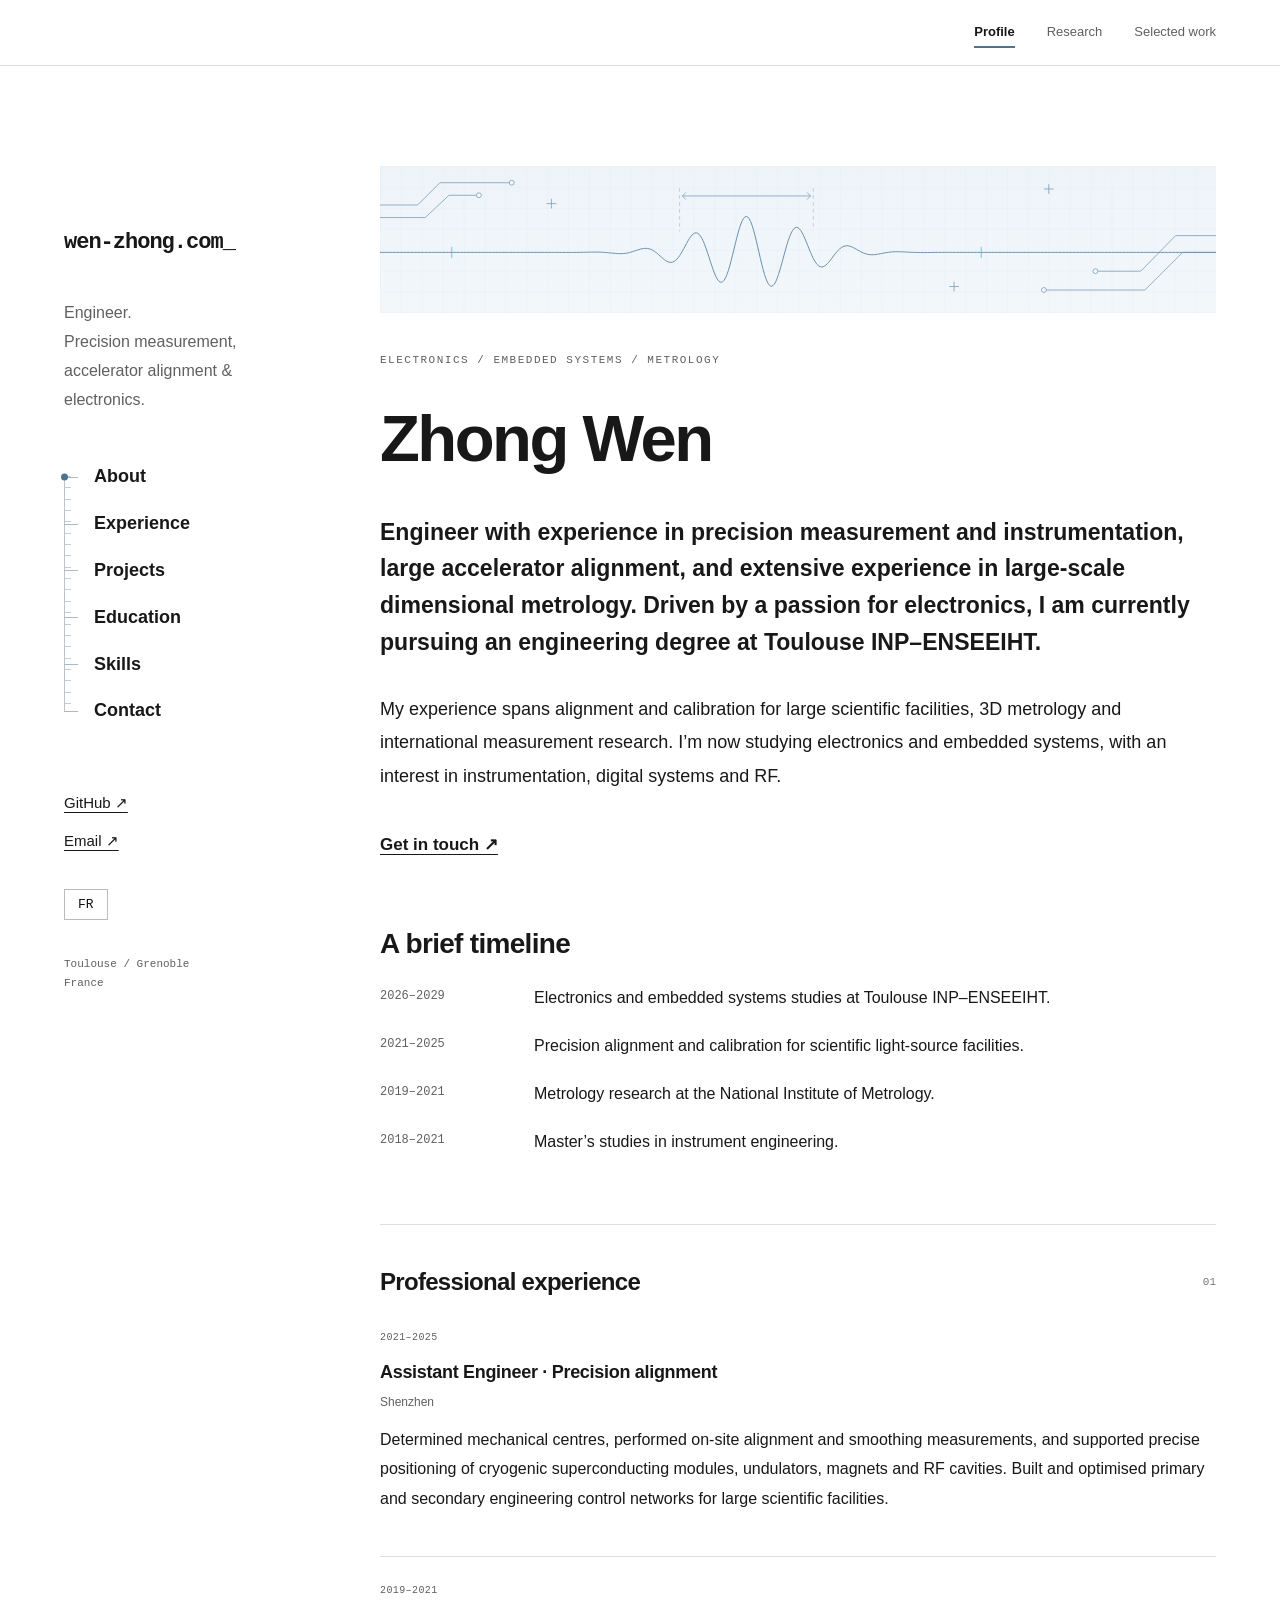
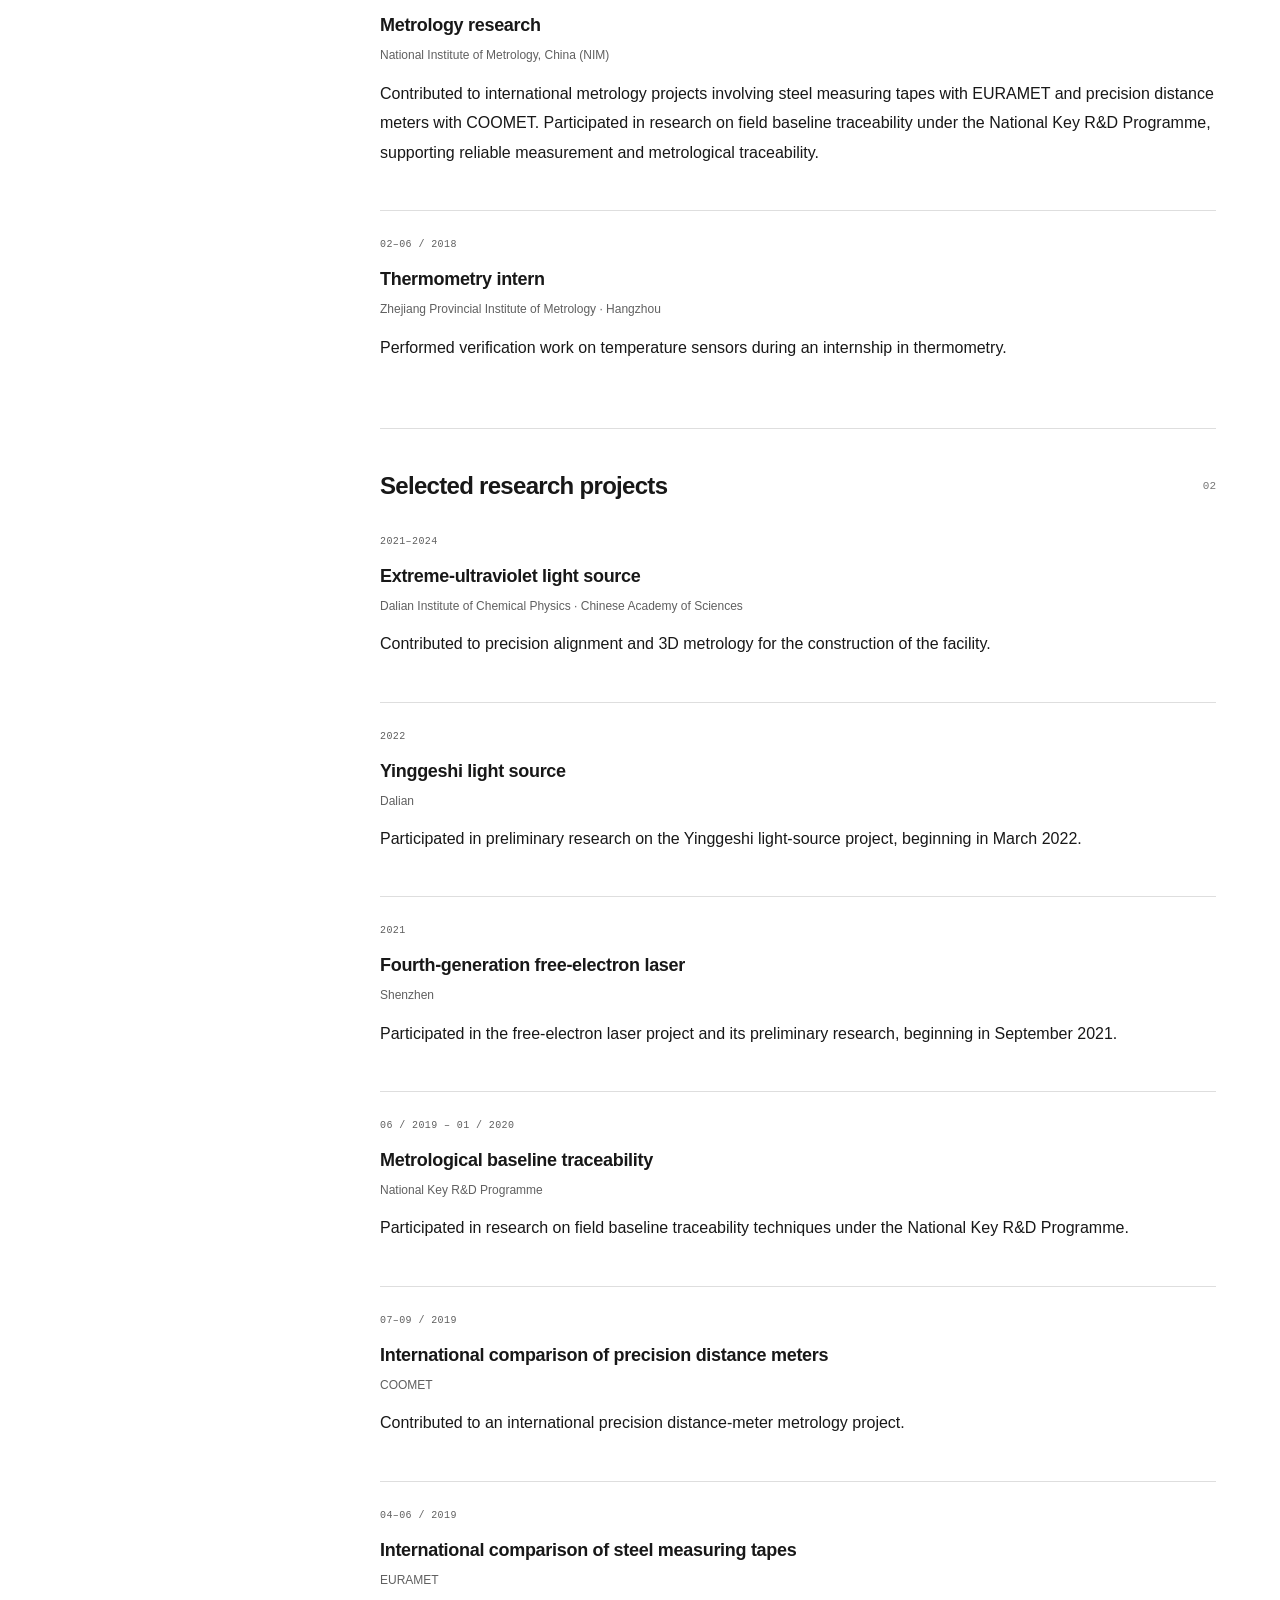
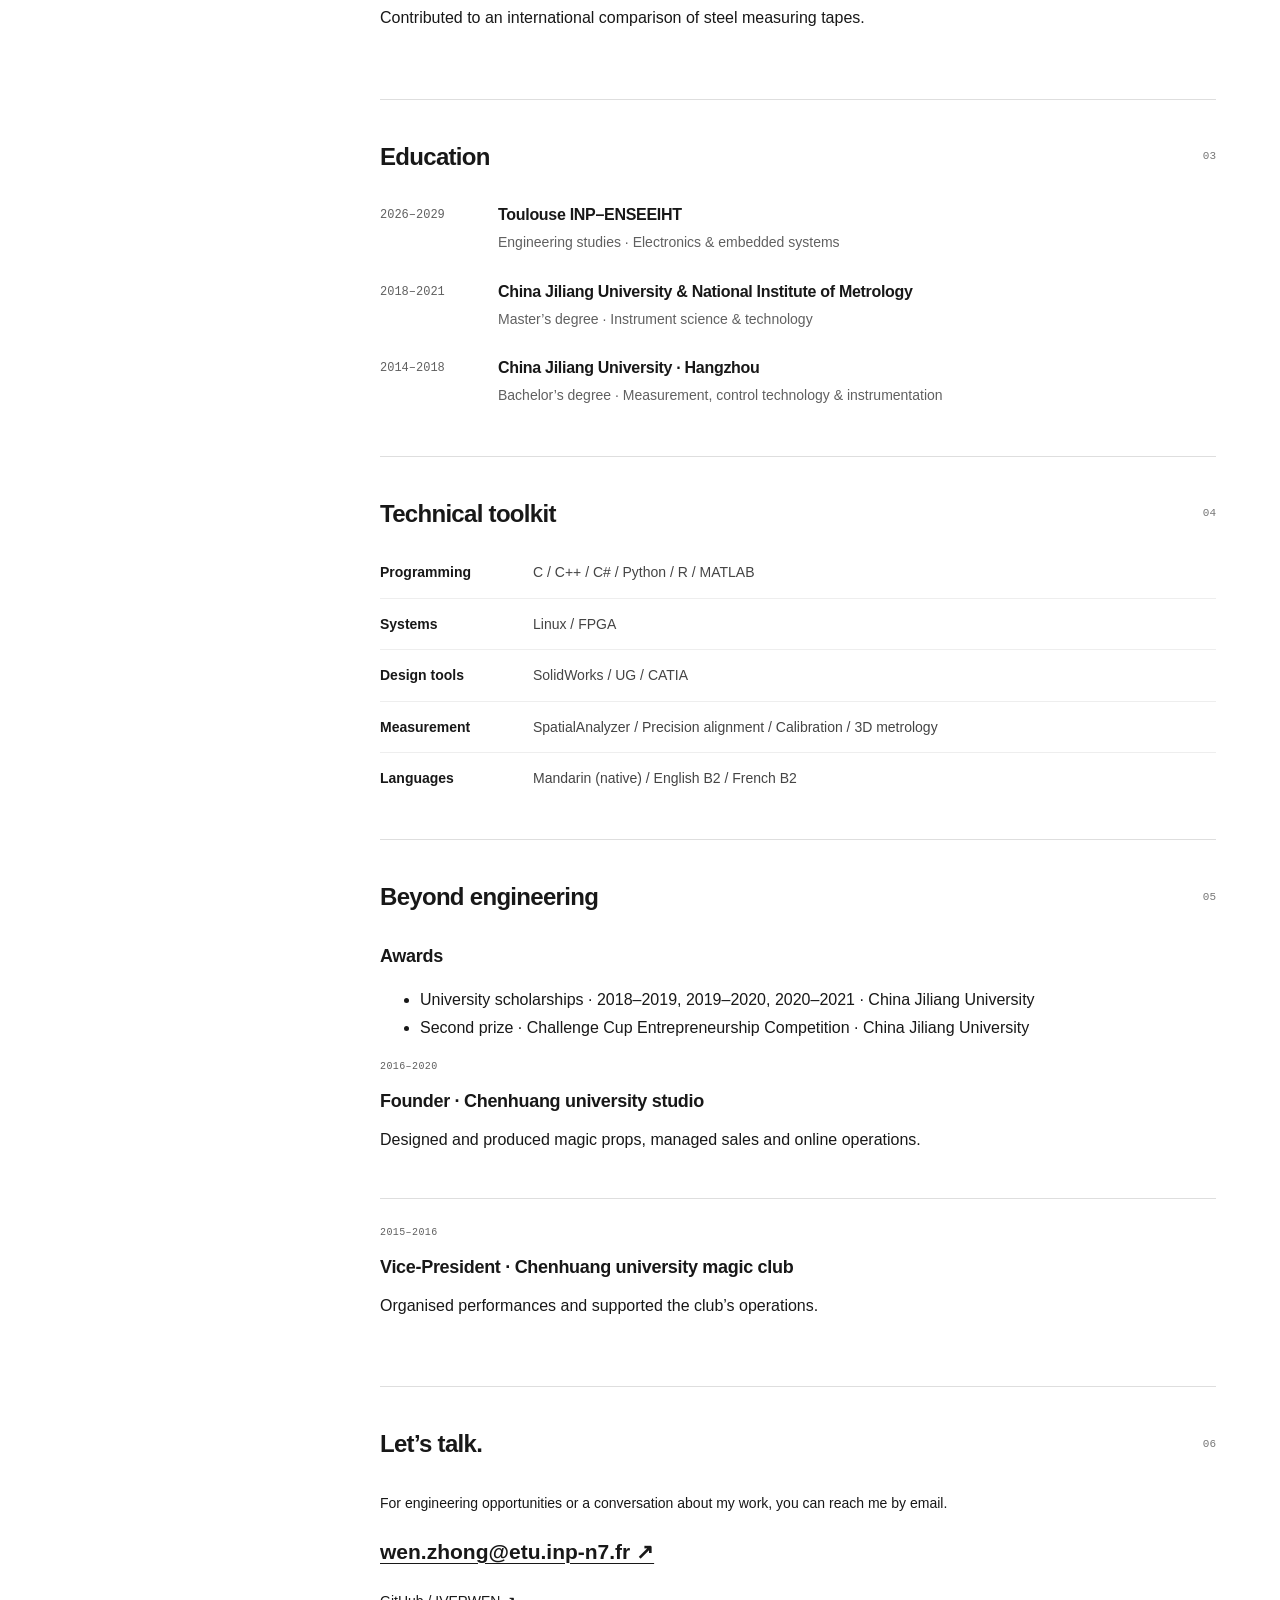
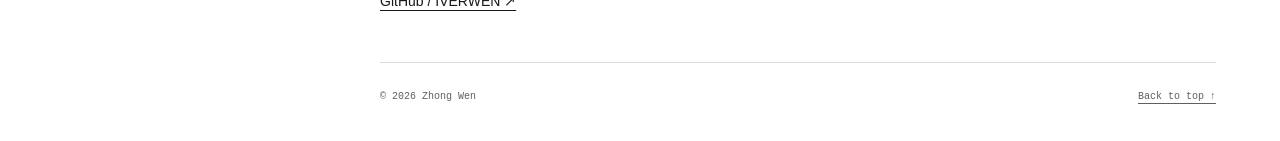
<file: index.html>
<!doctype html>
<html lang="en">
<head><meta charset="utf-8"><meta name="viewport" content="width=device-width, initial-scale=1"><meta name="description" content="Zhong Wen — electronics, embedded systems and precision metrology. Precision measurement, accelerator alignment and large-scale dimensional metrology."><meta name="theme-color" content="#ffffff"><title>Zhong Wen — Electronics & Metrology</title><link rel="stylesheet" href="style.css?v=20261104-3"></head>
<body data-page-title-en="Zhong Wen | Electronics &amp; Metrology" data-page-title-fr="Zhong Wen | Électronique et métrologie">
<a class="skip" href="#main">Skip to content / Aller au contenu</a>
<header class="site-header"><nav class="page-nav" aria-label="Website pages"><a href="index.html" class="current-page" aria-current="page" data-en="Profile" data-fr="Parcours">Profile</a><a href="research.html" data-en="Research" data-fr="Recherche">Research</a><a href="selected-work.html" data-en="Selected work" data-fr="Réalisations">Selected work</a></nav></header>
<div class="layout">
<aside class="sidebar">
<a class="wordmark" href="#home">wen-zhong.com<span aria-hidden="true">_</span></a>

<p class="sidebar-intro" data-en="Engineer.&#10;Precision measurement,&#10;accelerator alignment &amp; electronics." data-fr="Ingénieur.&#10;Mesure de précision,&#10;alignement d’accélérateurs et électronique.">Engineer.<br>Precision measurement,<br>accelerator alignment &amp; electronics.</p>
<nav class="ruler-nav" aria-label="Main navigation"><span class="nav-marker" aria-hidden="true"></span><a href="#home" class="is-active" aria-current="location" data-en="About" data-fr="À propos">About</a><a href="#experience" data-en="Experience" data-fr="Expérience">Experience</a><a href="#projects" data-en="Projects" data-fr="Projets">Projects</a><a href="#education" data-en="Education" data-fr="Formation">Education</a><a href="#skills" data-en="Skills" data-fr="Compétences">Skills</a><a href="#contact">Contact</a></nav>
<div class="sidebar-links"><a href="https://github.com/IVERWEN">GitHub ↗</a><a href="mailto:wen.zhong@etu.inp-n7.fr">Email ↗</a></div>
<button type="button" id="language" aria-label="Afficher en français">FR</button>
<p class="location">Toulouse / Grenoble<br>France</p>
</aside>
<main id="main">
<section id="home">
<div class="tech-banner" aria-hidden="true"><svg viewBox="0 0 1200 210" xmlns="http://www.w3.org/2000/svg" focusable="false"><defs><pattern id="blueprint-grid" width="30" height="30" patternUnits="userSpaceOnUse"><path d="M30 0H0V30" fill="none" stroke="#dbe7f0" stroke-width=".7"/></pattern><linearGradient id="banner-wash" x2="0" y2="1"><stop stop-color="#edf4f9"/><stop offset="1" stop-color="#f3f7fa"/></linearGradient></defs><path fill="url(#banner-wash)" d="M0 0h1200v210H0z"/><path fill="url(#blueprint-grid)" d="M0 0h1200v210H0z"/><g fill="none" stroke="#779ab7" stroke-width="1.1"><path d="M0 56H54l32-32h103M0 74H65l34-32h43M1200 100h-58l-50 51h-65M1200 124h-48l-54 54H953"/><path d="M0 124.00 L2 124.00 L4 124.00 L6 124.00 L8 124.00 L10 124.00 L12 124.00 L14 124.00 L16 124.00 L18 124.00 L20 124.00 L22 124.00 L24 124.00 L26 124.00 L28 124.00 L30 124.00 L32 124.00 L34 124.00 L36 124.00 L38 124.00 L40 124.00 L42 124.00 L44 124.00 L46 124.00 L48 124.00 L50 124.00 L52 124.00 L54 124.00 L56 124.00 L58 124.00 L60 124.00 L62 124.00 L64 124.00 L66 124.00 L68 124.00 L70 124.00 L72 124.00 L74 124.00 L76 124.00 L78 124.00 L80 124.00 L82 124.00 L84 124.00 L86 124.00 L88 124.00 L90 124.00 L92 124.00 L94 124.00 L96 124.00 L98 124.00 L100 124.00 L102 124.00 L104 124.00 L106 124.00 L108 124.00 L110 124.00 L112 124.00 L114 124.00 L116 124.00 L118 124.00 L120 124.00 L122 124.00 L124 124.00 L126 124.00 L128 124.00 L130 124.00 L132 124.00 L134 124.00 L136 124.00 L138 124.00 L140 124.00 L142 124.00 L144 124.00 L146 124.00 L148 124.00 L150 124.00 L152 124.00 L154 124.00 L156 124.00 L158 124.00 L160 124.00 L162 124.00 L164 124.00 L166 124.00 L168 124.00 L170 124.00 L172 124.00 L174 124.00 L176 124.00 L178 124.00 L180 124.00 L182 124.00 L184 124.00 L186 124.00 L188 124.00 L190 124.00 L192 124.00 L194 124.00 L196 124.00 L198 124.00 L200 124.00 L202 124.00 L204 124.00 L206 124.00 L208 124.00 L210 124.00 L212 124.00 L214 124.00 L216 124.00 L218 124.00 L220 124.00 L222 123.99 L224 123.99 L226 123.99 L228 123.99 L230 123.99 L232 123.99 L234 123.99 L236 123.99 L238 123.99 L240 123.99 L242 123.99 L244 123.99 L246 124.00 L248 124.00 L250 124.01 L252 124.01 L254 124.02 L256 124.03 L258 124.04 L260 124.05 L262 124.06 L264 124.07 L266 124.07 L268 124.08 L270 124.09 L272 124.09 L274 124.09 L276 124.08 L278 124.07 L280 124.06 L282 124.04 L284 124.01 L286 123.98 L288 123.95 L290 123.91 L292 123.86 L294 123.81 L296 123.76 L298 123.72 L300 123.67 L302 123.63 L304 123.59 L306 123.56 L308 123.55 L310 123.55 L312 123.57 L314 123.61 L316 123.67 L318 123.76 L320 123.87 L322 124.00 L324 124.15 L326 124.33 L328 124.52 L330 124.72 L332 124.93 L334 125.13 L336 125.33 L338 125.50 L340 125.65 L342 125.76 L344 125.82 L346 125.82 L348 125.75 L350 125.61 L352 125.40 L354 125.10 L356 124.72 L358 124.26 L360 123.73 L362 123.13 L364 122.49 L366 121.82 L368 121.13 L370 120.46 L372 119.83 L374 119.26 L376 118.79 L378 118.45 L380 118.25 L382 118.23 L384 118.40 L386 118.79 L388 119.40 L390 120.23 L392 121.29 L394 122.55 L396 124.00 L398 125.60 L400 127.32 L402 129.10 L404 130.89 L406 132.63 L408 134.25 L410 135.70 L412 136.89 L414 137.77 L416 138.28 L418 138.36 L420 137.99 L422 137.13 L424 135.77 L426 133.91 L428 131.58 L430 128.82 L432 125.68 L434 122.25 L436 118.61 L438 114.88 L440 111.16 L442 107.58 L444 104.27 L446 101.36 L448 98.97 L450 97.22 L452 96.19 L454 95.97 L456 96.61 L458 98.14 L460 100.56 L462 103.85 L464 107.95 L466 112.75 L468 118.15 L470 124.00 L472 130.13 L474 136.36 L476 142.49 L478 148.33 L480 153.67 L482 158.32 L484 162.11 L486 164.89 L488 166.52 L490 166.92 L492 166.04 L494 163.87 L496 160.42 L498 155.78 L500 150.06 L502 143.40 L504 136.01 L506 128.09 L508 119.87 L510 111.62 L512 103.58 L514 96.02 L516 89.18 L518 83.27 L520 78.51 L522 75.04 L524 72.98 L526 72.43 L528 73.39 L530 75.86 L532 79.76 L534 84.97 L536 91.34 L538 98.66 L540 106.72 L542 115.25 L544 124.00 L546 132.69 L548 141.06 L550 148.85 L552 155.82 L554 161.78 L556 166.54 L558 169.99 L560 172.03 L562 172.63 L564 171.79 L566 169.57 L568 166.07 L570 161.41 L572 155.78 L574 149.37 L576 142.39 L578 135.08 L580 127.67 L582 120.39 L584 113.46 L586 107.08 L588 101.43 L590 96.65 L592 92.86 L594 90.14 L596 88.52 L598 88.01 L600 88.59 L602 90.17 L604 92.67 L606 95.97 L608 99.93 L610 104.39 L612 109.19 L614 114.16 L616 119.15 L618 124.00 L620 128.56 L622 132.72 L624 136.36 L626 139.41 L628 141.81 L630 143.53 L632 144.55 L634 144.90 L636 144.60 L638 143.70 L640 142.29 L642 140.44 L644 138.23 L646 135.77 L648 133.14 L650 130.45 L652 127.79 L654 125.22 L656 122.83 L658 120.68 L660 118.81 L662 117.26 L664 116.05 L666 115.18 L668 114.67 L670 114.48 L672 114.60 L674 114.99 L676 115.62 L678 116.45 L680 117.42 L682 118.50 L684 119.64 L686 120.79 L688 121.93 L690 123.01 L692 124.00 L694 124.89 L696 125.65 L698 126.28 L700 126.76 L702 127.11 L704 127.32 L706 127.40 L708 127.37 L710 127.23 L712 127.01 L714 126.72 L716 126.38 L718 126.00 L720 125.61 L722 125.22 L724 124.84 L726 124.48 L728 124.15 L730 123.86 L732 123.61 L734 123.41 L736 123.25 L738 123.14 L740 123.08 L742 123.05 L744 123.05 L746 123.09 L748 123.15 L750 123.23 L752 123.33 L754 123.43 L756 123.53 L758 123.64 L760 123.74 L762 123.84 L764 123.92 L766 124.00 L768 124.06 L770 124.12 L772 124.16 L774 124.18 L776 124.20 L778 124.21 L780 124.21 L782 124.20 L784 124.19 L786 124.17 L788 124.15 L790 124.13 L792 124.10 L794 124.08 L796 124.06 L798 124.04 L800 124.02 L802 124.01 L804 123.99 L806 123.98 L808 123.98 L810 123.97 L812 123.97 L814 123.96 L816 123.96 L818 123.97 L820 123.97 L822 123.97 L824 123.97 L826 123.98 L828 123.98 L830 123.99 L832 123.99 L834 123.99 L836 124.00 L838 124.00 L840 124.00 L842 124.00 L844 124.00 L846 124.00 L848 124.00 L850 124.00 L852 124.00 L854 124.00 L856 124.00 L858 124.00 L860 124.00 L862 124.00 L864 124.00 L866 124.00 L868 124.00 L870 124.00 L872 124.00 L874 124.00 L876 124.00 L878 124.00 L880 124.00 L882 124.00 L884 124.00 L886 124.00 L888 124.00 L890 124.00 L892 124.00 L894 124.00 L896 124.00 L898 124.00 L900 124.00 L902 124.00 L904 124.00 L906 124.00 L908 124.00 L910 124.00 L912 124.00 L914 124.00 L916 124.00 L918 124.00 L920 124.00 L922 124.00 L924 124.00 L926 124.00 L928 124.00 L930 124.00 L932 124.00 L934 124.00 L936 124.00 L938 124.00 L940 124.00 L942 124.00 L944 124.00 L946 124.00 L948 124.00 L950 124.00 L952 124.00 L954 124.00 L956 124.00 L958 124.00 L960 124.00 L962 124.00 L964 124.00 L966 124.00 L968 124.00 L970 124.00 L972 124.00 L974 124.00 L976 124.00 L978 124.00 L980 124.00 L982 124.00 L984 124.00 L986 124.00 L988 124.00 L990 124.00 L992 124.00 L994 124.00 L996 124.00 L998 124.00 L1000 124.00 L1002 124.00 L1004 124.00 L1006 124.00 L1008 124.00 L1010 124.00 L1012 124.00 L1014 124.00 L1016 124.00 L1018 124.00 L1020 124.00 L1022 124.00 L1024 124.00 L1026 124.00 L1028 124.00 L1030 124.00 L1032 124.00 L1034 124.00 L1036 124.00 L1038 124.00 L1040 124.00 L1042 124.00 L1044 124.00 L1046 124.00 L1048 124.00 L1050 124.00 L1052 124.00 L1054 124.00 L1056 124.00 L1058 124.00 L1060 124.00 L1062 124.00 L1064 124.00 L1066 124.00 L1068 124.00 L1070 124.00 L1072 124.00 L1074 124.00 L1076 124.00 L1078 124.00 L1080 124.00 L1082 124.00 L1084 124.00 L1086 124.00 L1088 124.00 L1090 124.00 L1092 124.00 L1094 124.00 L1096 124.00 L1098 124.00 L1100 124.00 L1102 124.00 L1104 124.00 L1106 124.00 L1108 124.00 L1110 124.00 L1112 124.00 L1114 124.00 L1116 124.00 L1118 124.00 L1120 124.00 L1122 124.00 L1124 124.00 L1126 124.00 L1128 124.00 L1130 124.00 L1132 124.00 L1134 124.00 L1136 124.00 L1138 124.00 L1140 124.00 L1142 124.00 L1144 124.00 L1146 124.00 L1148 124.00 L1150 124.00 L1152 124.00 L1154 124.00 L1156 124.00 L1158 124.00 L1160 124.00 L1162 124.00 L1164 124.00 L1166 124.00 L1168 124.00 L1170 124.00 L1172 124.00 L1174 124.00 L1176 124.00 L1178 124.00 L1180 124.00 L1182 124.00 L1184 124.00 L1186 124.00 L1188 124.00 L1190 124.00 L1192 124.00 L1194 124.00 L1196 124.00 L1198 124.00 L1200 124.00 " stroke="#6289aa" stroke-width="1.35"/><path d="M430 32v62m192-62v61" stroke-dasharray="5 5" opacity=".55"/><path d="M434 43h184m-179-5-5 5 5 5m174-10 5 5-5 5"/><path d="M239 54h14m-7-7v14M817 173h14m-7-7v14M953 33h14m-7-7v14"/><g fill="#f7fafc"><circle cx="189" cy="24" r="3.5"/><circle cx="142" cy="42" r="3.5"/><circle cx="1027" cy="151" r="3.5"/><circle cx="953" cy="178" r="3.5"/></g></g><path d="M103 116v16m760-16v16" fill="none" stroke="#49c4d3" stroke-width="1.2"/></svg></div>
<p class="eyebrow" data-en="ELECTRONICS / EMBEDDED SYSTEMS / METROLOGY" data-fr="ÉLECTRONIQUE / SYSTÈMES EMBARQUÉS / MÉTROLOGIE">ELECTRONICS / EMBEDDED SYSTEMS / METROLOGY</p>
<h1 data-en="Zhong Wen" data-fr="Zhong Wen">Zhong Wen</h1>
<p class="lead" data-en="Engineer with experience in precision measurement and instrumentation, large accelerator alignment, and extensive experience in large-scale dimensional metrology. Driven by a passion for electronics, I am currently pursuing an engineering degree at Toulouse INP–ENSEEIHT." data-fr="Ingénieur avec une expérience en mesure de précision et instrumentation, en alignement de grands accélérateurs et plusieurs années de pratique en métrologie dimensionnelle à grande échelle. Passionné d’électronique, je poursuis actuellement une formation d’ingénieur à Toulouse INP–ENSEEIHT.">Engineer with experience in precision measurement and instrumentation, large accelerator alignment, and extensive experience in large-scale dimensional metrology. Driven by a passion for electronics, I am currently pursuing an engineering degree at Toulouse INP–ENSEEIHT.</p>
<p data-en="My experience spans alignment and calibration for large scientific facilities, 3D metrology and international measurement research. I’m now studying electronics and embedded systems, with an interest in instrumentation, digital systems and RF." data-fr="Mon expérience couvre l’alignement et l’étalonnage pour de grandes infrastructures scientifiques, la métrologie 3D et la recherche internationale en mesure. J’étudie aujourd’hui l’électronique et les systèmes embarqués, avec un intérêt pour l’instrumentation, les systèmes numériques et la RF.">My experience spans alignment and calibration for large scientific facilities, 3D metrology and international measurement research. I’m now studying electronics and embedded systems, with an interest in instrumentation, digital systems and RF.</p>
<a class="contact-link" href="mailto:wen.zhong@etu.inp-n7.fr" data-en="Get in touch ↗" data-fr="Me contacter ↗">Get in touch ↗</a>
<h2 class="timeline-heading" data-en="A brief timeline" data-fr="Mon parcours en bref">A brief timeline</h2>
<ul class="timeline">
<li><span class="date">2026–2029</span><span data-en="Electronics and embedded systems studies at Toulouse INP–ENSEEIHT." data-fr="Formation en électronique et systèmes embarqués à Toulouse INP–ENSEEIHT.">Electronics and embedded systems studies at Toulouse INP–ENSEEIHT.</span></li>
<li><span class="date">2021–2025</span><span data-en="Precision alignment and calibration for scientific light-source facilities." data-fr="Alignement et étalonnage de précision pour des installations de sources de lumière scientifiques.">Precision alignment and calibration for scientific light-source facilities.</span></li>
<li><span class="date">2019–2021</span><span data-en="Metrology research at the National Institute of Metrology." data-fr="Recherche en métrologie au National Institute of Metrology.">Metrology research at the National Institute of Metrology.</span></li>
<li><span class="date">2018–2021</span><span data-en="Master’s studies in instrument engineering." data-fr="Master en ingénierie des instruments et appareils.">Master’s studies in instrument engineering.</span></li>
</ul>
</section>
<section id="experience"><div class="section-heading"><h2 data-en="Professional experience" data-fr="Expériences professionnelles">Professional experience</h2><span class="section-number">01</span></div>
<article class="project"><div class="project-meta"><span>2021–2025</span></div><h3 data-en="Assistant Engineer · Precision alignment" data-fr="Assistant ingénieur · Alignement de précision">Assistant Engineer · Precision alignment</h3><p class="organisation">Shenzhen</p><p data-en="Determined mechanical centres, performed on-site alignment and smoothing measurements, and supported precise positioning of cryogenic superconducting modules, undulators, magnets and RF cavities. Built and optimised primary and secondary engineering control networks for large scientific facilities." data-fr="Détermination des centres mécaniques, alignement sur site et mesures de lissage pour le positionnement précis de modules supraconducteurs cryogéniques, d’onduleurs, d’aimants et de cavités RF. Construction et optimisation des réseaux de contrôle géodésique de premier et de second niveau pour de grandes infrastructures scientifiques.">Determined mechanical centres, performed on-site alignment and smoothing measurements, and supported precise positioning of cryogenic superconducting modules, undulators, magnets and RF cavities. Built and optimised primary and secondary engineering control networks for large scientific facilities.</p></article>
<article class="project"><div class="project-meta"><span>2019–2021</span></div><h3 data-en="Metrology research" data-fr="Recherche en métrologie">Metrology research</h3><p class="organisation" data-en="National Institute of Metrology, China (NIM)" data-fr="Institut national de métrologie de Chine (NIM)">National Institute of Metrology, China (NIM)</p><p data-en="Contributed to international metrology projects involving steel measuring tapes with EURAMET and precision distance meters with COOMET. Participated in research on field baseline traceability under the National Key R&amp;D Programme, supporting reliable measurement and metrological traceability." data-fr="Contribution à des projets internationaux de métrologie sur les rubans à mesurer en acier avec EURAMET et les distancemètres de précision avec COOMET. Participation aux recherches sur la traçabilité des bases métrologiques sur le terrain dans le cadre du Programme national clé de R&amp;D, pour la fiabilité des mesures et leur traçabilité métrologique.">Contributed to international metrology projects involving steel measuring tapes with EURAMET and precision distance meters with COOMET. Participated in research on field baseline traceability under the National Key R&amp;D Programme, supporting reliable measurement and metrological traceability.</p></article>
<article class="project"><div class="project-meta"><span>02–06 / 2018</span></div><h3 data-en="Thermometry intern" data-fr="Stagiaire en thermométrie">Thermometry intern</h3><p class="organisation">Zhejiang Provincial Institute of Metrology · Hangzhou</p><p data-en="Performed verification work on temperature sensors during an internship in thermometry." data-fr="Réalisation de travaux de vérification de capteurs de température lors d’un stage en thermométrie.">Performed verification work on temperature sensors during an internship in thermometry.</p></article>
</section>
<section id="projects"><div class="section-heading"><h2 data-en="Selected research projects" data-fr="Sélection de projets de recherche">Selected research projects</h2><span class="section-number">02</span></div>
<article class="project"><div class="project-meta"><span>2021–2024</span></div><h3 data-en="Extreme-ultraviolet light source" data-fr="Source de lumière extrême-ultraviolet">Extreme-ultraviolet light source</h3><p class="organisation">Dalian Institute of Chemical Physics · Chinese Academy of Sciences</p><p data-en="Contributed to precision alignment and 3D metrology for the construction of the facility." data-fr="Participation à l’alignement de précision et à la métrologie 3D pour la construction de l’installation.">Contributed to precision alignment and 3D metrology for the construction of the facility.</p></article>
<article class="project"><div class="project-meta"><span>2022</span></div><h3 data-en="Yinggeshi light source" data-fr="Source de lumière de Yinggeshi">Yinggeshi light source</h3><p class="organisation">Dalian</p><p data-en="Participated in preliminary research on the Yinggeshi light-source project, beginning in March 2022." data-fr="Participation au projet de recherche préalable sur la source de lumière de Yinggeshi, à partir de mars 2022.">Participated in preliminary research on the Yinggeshi light-source project, beginning in March 2022.</p></article>
<article class="project"><div class="project-meta"><span>2021</span></div><h3 data-en="Fourth-generation free-electron laser" data-fr="Laser à électrons libres de quatrième génération">Fourth-generation free-electron laser</h3><p class="organisation">Shenzhen</p><p data-en="Participated in the free-electron laser project and its preliminary research, beginning in September 2021." data-fr="Participation au projet de laser à électrons libres de quatrième génération et à ses recherches préalables, à partir de septembre 2021.">Participated in the free-electron laser project and its preliminary research, beginning in September 2021.</p></article>
<article class="project"><div class="project-meta"><span>06 / 2019 – 01 / 2020</span></div><h3 data-en="Metrological baseline traceability" data-fr="Traçabilité des bases métrologiques">Metrological baseline traceability</h3><p class="organisation">National Key R&amp;D Programme</p><p data-en="Participated in research on field baseline traceability techniques under the National Key R&amp;D Programme." data-fr="Participation aux recherches sur les techniques de traçabilité des bases métrologiques sur le terrain, dans le cadre du Programme national clé de R&amp;D.">Participated in research on field baseline traceability techniques under the National Key R&amp;D Programme.</p></article>
<article class="project"><div class="project-meta"><span>07–09 / 2019</span></div><h3 data-en="International comparison of precision distance meters" data-fr="Comparaison internationale de distancemètres de précision">International comparison of precision distance meters</h3><p class="organisation">COOMET</p><p data-en="Contributed to an international precision distance-meter metrology project." data-fr="Contribution à un projet international de métrologie des distancemètres de précision.">Contributed to an international precision distance-meter metrology project.</p></article>
<article class="project"><div class="project-meta"><span>04–06 / 2019</span></div><h3 data-en="International comparison of steel measuring tapes" data-fr="Comparaison internationale de rubans à mesurer en acier">International comparison of steel measuring tapes</h3><p class="organisation">EURAMET</p><p data-en="Contributed to an international comparison of steel measuring tapes." data-fr="Contribution à une comparaison internationale de rubans à mesurer en acier.">Contributed to an international comparison of steel measuring tapes.</p></article>
</section>
<section id="education"><div class="section-heading"><h2 data-en="Education" data-fr="Formation">Education</h2><span class="section-number">03</span></div>
<div class="education-row"><span class="date">2026–2029</span><div><h3>Toulouse INP–ENSEEIHT</h3><p data-en="Engineering studies · Electronics & embedded systems" data-fr="Formation d’ingénieur · Électronique et systèmes embarqués">Engineering studies · Electronics & embedded systems</p></div></div>
<div class="education-row"><span class="date">2018–2021</span><div><h3 data-en="China Jiliang University & National Institute of Metrology" data-fr="Université de métrologie de Chine et National Institute of Metrology">China Jiliang University & National Institute of Metrology</h3><p data-en="Master’s degree · Instrument science & technology" data-fr="Master · Science et technologie de l’instrumentation">Master’s degree · Instrument science &amp; technology</p></div></div>
<div class="education-row"><span class="date">2014–2018</span><div><h3>China Jiliang University · Hangzhou</h3><p data-en="Bachelor’s degree · Measurement, control technology &amp; instrumentation" data-fr="Licence · Technologie de mesure et de contrôle et instrumentation">Bachelor’s degree · Measurement, control technology &amp; instrumentation</p></div></div>
</section>
<section id="skills"><div class="section-heading"><h2 data-en="Technical toolkit" data-fr="Compétences techniques">Technical toolkit</h2><span class="section-number">04</span></div>
<dl class="skills"><div><dt data-en="Programming" data-fr="Programmation">Programming</dt><dd>C / C++ / C# / Python / R / MATLAB</dd></div><div><dt data-en="Systems" data-fr="Systèmes">Systems</dt><dd>Linux / FPGA</dd></div><div><dt data-en="Design tools" data-fr="Outils de conception">Design tools</dt><dd>SolidWorks / UG / CATIA</dd></div><div><dt data-en="Measurement" data-fr="Mesure">Measurement</dt><dd data-en="SpatialAnalyzer / Precision alignment / Calibration / 3D metrology" data-fr="SpatialAnalyzer / Alignement de précision / Étalonnage / Métrologie 3D">Precision alignment / Calibration / 3D metrology</dd></div><div><dt data-en="Languages" data-fr="Langues">Languages</dt><dd data-en="Mandarin (native) / English B2 / French B2" data-fr="Mandarin (langue maternelle) / Anglais B2 / Français B2">Mandarin (native) / English B2 / French B2</dd></div></dl>
</section>
<section id="beyond"><div class="section-heading"><h2 data-en="Beyond engineering" data-fr="Au-delà de l’ingénierie">Beyond engineering</h2><span class="section-number">05</span></div>
<h3 data-en="Awards" data-fr="Récompenses">Awards</h3>
<ul><li><span data-en="University scholarships · 2018–2019, 2019–2020, 2020–2021 · China Jiliang University" data-fr="Bourses universitaires · 2018–2019, 2019–2020, 2020–2021 · Université de métrologie de Chine">University scholarships · 2018–2019, 2019–2020, 2020–2021 · China Jiliang University</span></li><li><span data-en="Second prize · Challenge Cup Entrepreneurship Competition · China Jiliang University" data-fr="Deuxième prix · Concours d’entrepreneuriat Challenge Cup · Université de métrologie de Chine">Second prize · Challenge Cup Entrepreneurship Competition · China Jiliang University</span></li></ul>
<article class="project"><div class="project-meta"><span>2016–2020</span></div><h3 data-en="Founder · Chenhuang university studio" data-fr="Fondateur · Studio universitaire de Chenhuang">Founder · Chenhuang university studio</h3><p data-en="Designed and produced magic props, managed sales and online operations." data-fr="Fabrication d’accessoires de magie, gestion des ventes et des activités en ligne.">Designed and produced magic props, managed sales and online operations.</p></article>
<article class="project"><div class="project-meta"><span>2015–2016</span></div><h3 data-en="Vice-President · Chenhuang university magic club" data-fr="Vice-président · Club de magie universitaire de Chenhuang">Vice-President · Chenhuang university magic club</h3><p data-en="Organised performances and supported the club’s operations." data-fr="Organisation de spectacles et participation à la gestion de l’association.">Organised performances and supported the club’s operations.</p></article>
</section>
<section id="contact"><div class="section-heading"><h2 data-en="Let’s talk." data-fr="Échangeons.">Let’s talk.</h2><span class="section-number">06</span></div>
<p data-en="For engineering opportunities or a conversation about my work, you can reach me by email." data-fr="Pour une opportunité en ingénierie ou un échange sur mon parcours, vous pouvez me contacter par e-mail.">For engineering opportunities or a conversation about my work, you can reach me by email.</p>
<a class="email" href="mailto:wen.zhong@etu.inp-n7.fr">wen.zhong@etu.inp-n7.fr ↗</a><p class="github-link"><a href="https://github.com/IVERWEN">GitHub / IVERWEN ↗</a></p>
</section>
<footer><span>© 2026 Zhong Wen</span><a href="#home" data-en="Back to top ↑" data-fr="Retour en haut ↑">Back to top ↑</a></footer>
</main></div><script src="language.js?v=20261104-3"></script>
</body></html>
</file>
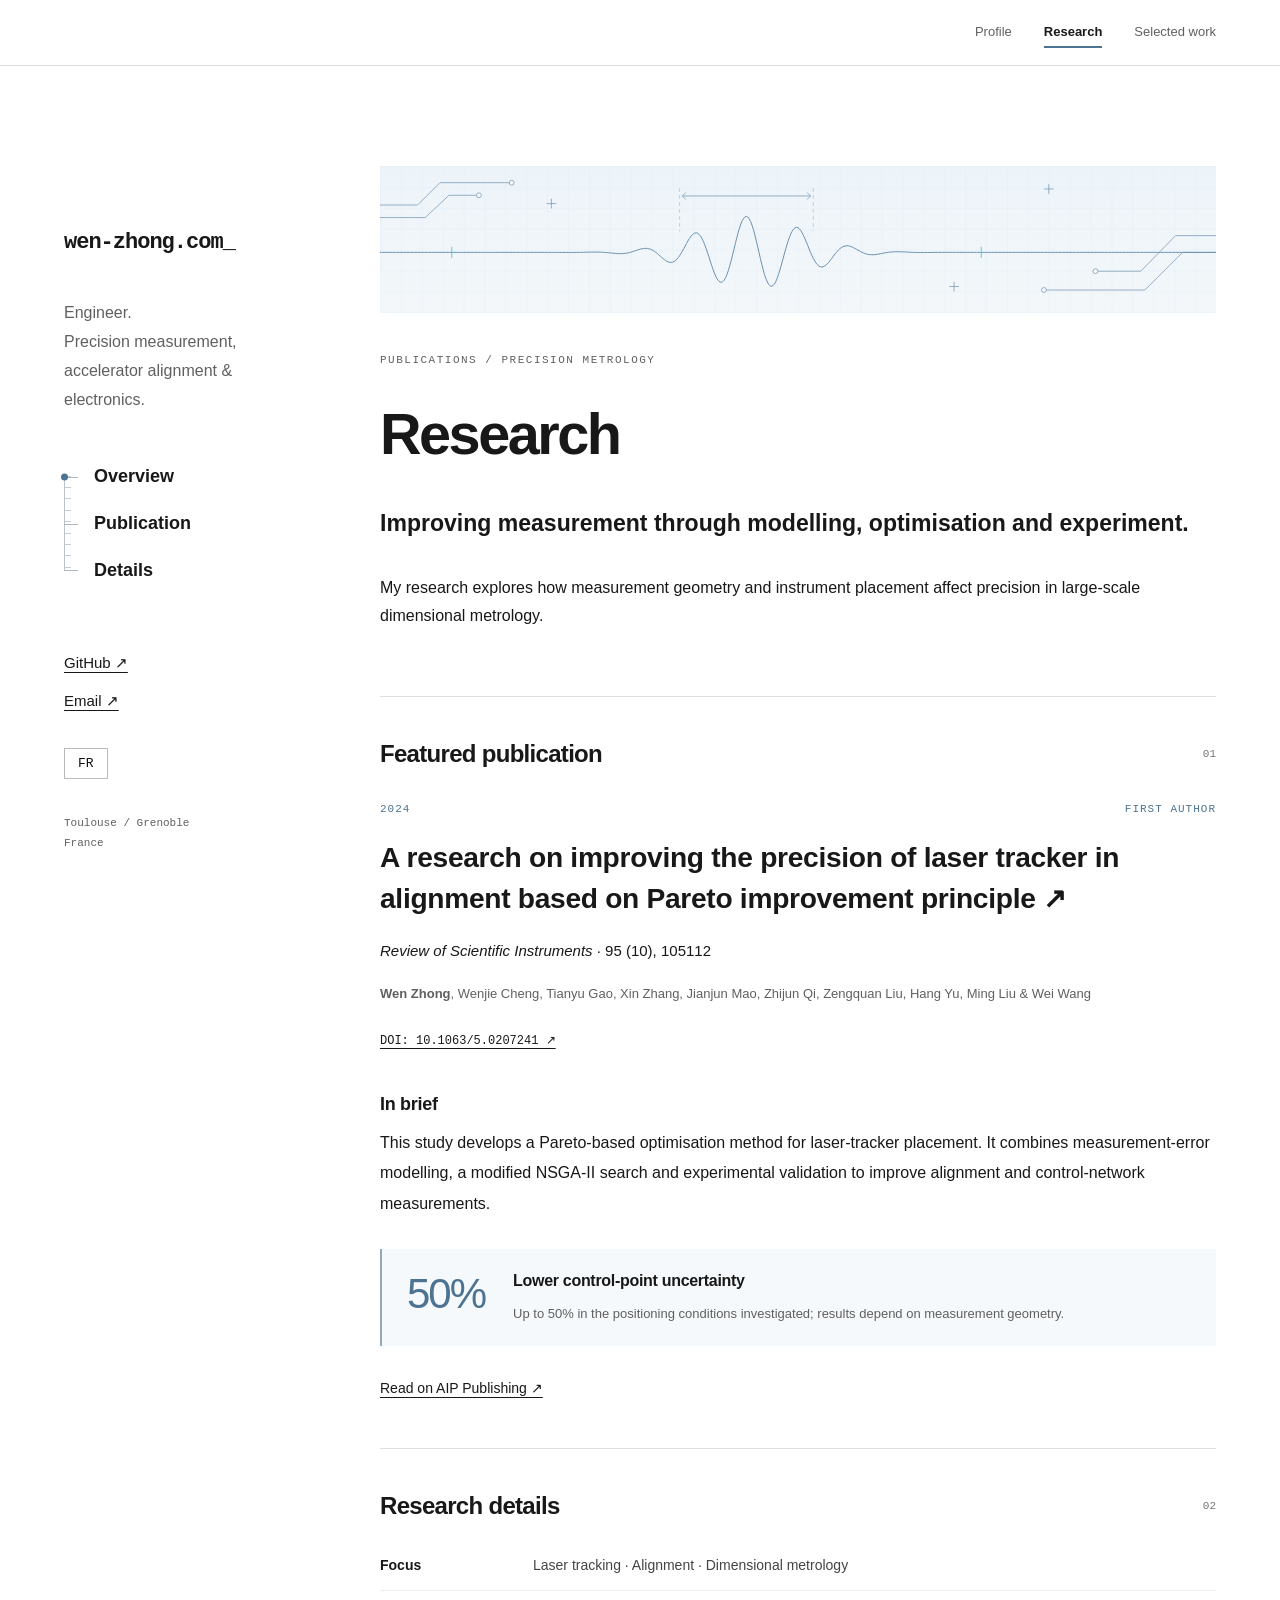
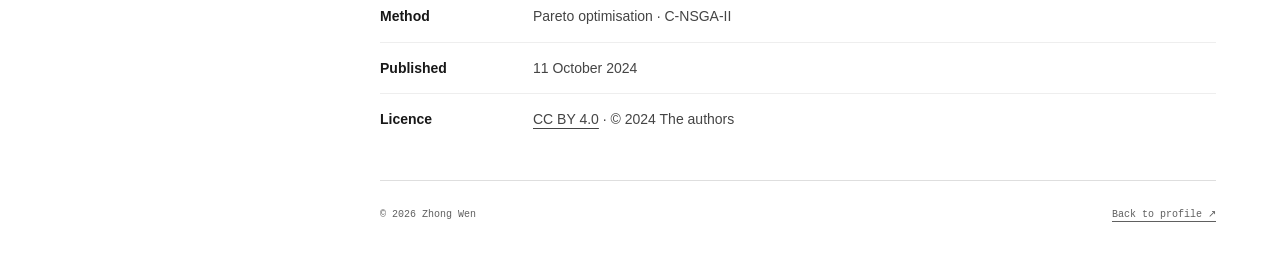
<file: research.html>
<!doctype html>
<html lang="en">
<head><meta charset="utf-8"><meta name="viewport" content="width=device-width, initial-scale=1"><meta name="description" content="Wen Zhong's research in laser tracker placement, alignment and precision dimensional metrology. First-author publication in Review of Scientific Instruments."><meta name="theme-color" content="#ffffff"><title>Research | Zhong Wen</title><link rel="stylesheet" href="style.css?v=20261104-3"></head>
<body class="detail-page" data-page-title-en="Research | Zhong Wen" data-page-title-fr="Recherche | Zhong Wen">
<a class="skip" href="#main">Skip to content / Aller au contenu</a>
<header class="site-header"><nav class="page-nav" aria-label="Website pages"><a href="index.html" data-en="Profile" data-fr="Parcours">Profile</a><a href="research.html" class="current-page" aria-current="page" data-en="Research" data-fr="Recherche">Research</a><a href="selected-work.html" data-en="Selected work" data-fr="Réalisations">Selected work</a></nav></header>
<div class="layout">
<aside class="sidebar">
<a class="wordmark" href="index.html">wen-zhong.com<span aria-hidden="true">_</span></a>

<p class="sidebar-intro" data-en="Engineer.&#10;Precision measurement,&#10;accelerator alignment &amp; electronics." data-fr="Ingénieur.&#10;Mesure de précision,&#10;alignement d’accélérateurs et électronique.">Engineer.<br>Precision measurement,<br>accelerator alignment &amp; electronics.</p>
<nav class="ruler-nav" aria-label="On this page"><span class="nav-marker" aria-hidden="true"></span><a href="#overview" class="is-active" aria-current="location" data-en="Overview" data-fr="Présentation">Overview</a><a href="#publication" data-en="Publication" data-fr="Publication">Publication</a><a href="#details" data-en="Details" data-fr="Détails">Details</a></nav>
<div class="sidebar-links"><a href="https://github.com/IVERWEN">GitHub ↗</a><a href="mailto:wen.zhong@etu.inp-n7.fr">Email ↗</a></div>
<button type="button" id="language" aria-label="Afficher en français">FR</button>
<p class="location">Toulouse / Grenoble<br>France</p>
</aside>
<main id="main"><section id="overview"><div class="tech-banner" aria-hidden="true"><svg viewBox="0 0 1200 210" xmlns="http://www.w3.org/2000/svg" focusable="false"><defs><pattern id="blueprint-grid" width="30" height="30" patternUnits="userSpaceOnUse"><path d="M30 0H0V30" fill="none" stroke="#dbe7f0" stroke-width=".7"/></pattern><linearGradient id="banner-wash" x2="0" y2="1"><stop stop-color="#edf4f9"/><stop offset="1" stop-color="#f3f7fa"/></linearGradient></defs><path fill="url(#banner-wash)" d="M0 0h1200v210H0z"/><path fill="url(#blueprint-grid)" d="M0 0h1200v210H0z"/><g fill="none" stroke="#779ab7" stroke-width="1.1"><path d="M0 56H54l32-32h103M0 74H65l34-32h43M1200 100h-58l-50 51h-65M1200 124h-48l-54 54H953"/><path d="M0 124.00 L2 124.00 L4 124.00 L6 124.00 L8 124.00 L10 124.00 L12 124.00 L14 124.00 L16 124.00 L18 124.00 L20 124.00 L22 124.00 L24 124.00 L26 124.00 L28 124.00 L30 124.00 L32 124.00 L34 124.00 L36 124.00 L38 124.00 L40 124.00 L42 124.00 L44 124.00 L46 124.00 L48 124.00 L50 124.00 L52 124.00 L54 124.00 L56 124.00 L58 124.00 L60 124.00 L62 124.00 L64 124.00 L66 124.00 L68 124.00 L70 124.00 L72 124.00 L74 124.00 L76 124.00 L78 124.00 L80 124.00 L82 124.00 L84 124.00 L86 124.00 L88 124.00 L90 124.00 L92 124.00 L94 124.00 L96 124.00 L98 124.00 L100 124.00 L102 124.00 L104 124.00 L106 124.00 L108 124.00 L110 124.00 L112 124.00 L114 124.00 L116 124.00 L118 124.00 L120 124.00 L122 124.00 L124 124.00 L126 124.00 L128 124.00 L130 124.00 L132 124.00 L134 124.00 L136 124.00 L138 124.00 L140 124.00 L142 124.00 L144 124.00 L146 124.00 L148 124.00 L150 124.00 L152 124.00 L154 124.00 L156 124.00 L158 124.00 L160 124.00 L162 124.00 L164 124.00 L166 124.00 L168 124.00 L170 124.00 L172 124.00 L174 124.00 L176 124.00 L178 124.00 L180 124.00 L182 124.00 L184 124.00 L186 124.00 L188 124.00 L190 124.00 L192 124.00 L194 124.00 L196 124.00 L198 124.00 L200 124.00 L202 124.00 L204 124.00 L206 124.00 L208 124.00 L210 124.00 L212 124.00 L214 124.00 L216 124.00 L218 124.00 L220 124.00 L222 123.99 L224 123.99 L226 123.99 L228 123.99 L230 123.99 L232 123.99 L234 123.99 L236 123.99 L238 123.99 L240 123.99 L242 123.99 L244 123.99 L246 124.00 L248 124.00 L250 124.01 L252 124.01 L254 124.02 L256 124.03 L258 124.04 L260 124.05 L262 124.06 L264 124.07 L266 124.07 L268 124.08 L270 124.09 L272 124.09 L274 124.09 L276 124.08 L278 124.07 L280 124.06 L282 124.04 L284 124.01 L286 123.98 L288 123.95 L290 123.91 L292 123.86 L294 123.81 L296 123.76 L298 123.72 L300 123.67 L302 123.63 L304 123.59 L306 123.56 L308 123.55 L310 123.55 L312 123.57 L314 123.61 L316 123.67 L318 123.76 L320 123.87 L322 124.00 L324 124.15 L326 124.33 L328 124.52 L330 124.72 L332 124.93 L334 125.13 L336 125.33 L338 125.50 L340 125.65 L342 125.76 L344 125.82 L346 125.82 L348 125.75 L350 125.61 L352 125.40 L354 125.10 L356 124.72 L358 124.26 L360 123.73 L362 123.13 L364 122.49 L366 121.82 L368 121.13 L370 120.46 L372 119.83 L374 119.26 L376 118.79 L378 118.45 L380 118.25 L382 118.23 L384 118.40 L386 118.79 L388 119.40 L390 120.23 L392 121.29 L394 122.55 L396 124.00 L398 125.60 L400 127.32 L402 129.10 L404 130.89 L406 132.63 L408 134.25 L410 135.70 L412 136.89 L414 137.77 L416 138.28 L418 138.36 L420 137.99 L422 137.13 L424 135.77 L426 133.91 L428 131.58 L430 128.82 L432 125.68 L434 122.25 L436 118.61 L438 114.88 L440 111.16 L442 107.58 L444 104.27 L446 101.36 L448 98.97 L450 97.22 L452 96.19 L454 95.97 L456 96.61 L458 98.14 L460 100.56 L462 103.85 L464 107.95 L466 112.75 L468 118.15 L470 124.00 L472 130.13 L474 136.36 L476 142.49 L478 148.33 L480 153.67 L482 158.32 L484 162.11 L486 164.89 L488 166.52 L490 166.92 L492 166.04 L494 163.87 L496 160.42 L498 155.78 L500 150.06 L502 143.40 L504 136.01 L506 128.09 L508 119.87 L510 111.62 L512 103.58 L514 96.02 L516 89.18 L518 83.27 L520 78.51 L522 75.04 L524 72.98 L526 72.43 L528 73.39 L530 75.86 L532 79.76 L534 84.97 L536 91.34 L538 98.66 L540 106.72 L542 115.25 L544 124.00 L546 132.69 L548 141.06 L550 148.85 L552 155.82 L554 161.78 L556 166.54 L558 169.99 L560 172.03 L562 172.63 L564 171.79 L566 169.57 L568 166.07 L570 161.41 L572 155.78 L574 149.37 L576 142.39 L578 135.08 L580 127.67 L582 120.39 L584 113.46 L586 107.08 L588 101.43 L590 96.65 L592 92.86 L594 90.14 L596 88.52 L598 88.01 L600 88.59 L602 90.17 L604 92.67 L606 95.97 L608 99.93 L610 104.39 L612 109.19 L614 114.16 L616 119.15 L618 124.00 L620 128.56 L622 132.72 L624 136.36 L626 139.41 L628 141.81 L630 143.53 L632 144.55 L634 144.90 L636 144.60 L638 143.70 L640 142.29 L642 140.44 L644 138.23 L646 135.77 L648 133.14 L650 130.45 L652 127.79 L654 125.22 L656 122.83 L658 120.68 L660 118.81 L662 117.26 L664 116.05 L666 115.18 L668 114.67 L670 114.48 L672 114.60 L674 114.99 L676 115.62 L678 116.45 L680 117.42 L682 118.50 L684 119.64 L686 120.79 L688 121.93 L690 123.01 L692 124.00 L694 124.89 L696 125.65 L698 126.28 L700 126.76 L702 127.11 L704 127.32 L706 127.40 L708 127.37 L710 127.23 L712 127.01 L714 126.72 L716 126.38 L718 126.00 L720 125.61 L722 125.22 L724 124.84 L726 124.48 L728 124.15 L730 123.86 L732 123.61 L734 123.41 L736 123.25 L738 123.14 L740 123.08 L742 123.05 L744 123.05 L746 123.09 L748 123.15 L750 123.23 L752 123.33 L754 123.43 L756 123.53 L758 123.64 L760 123.74 L762 123.84 L764 123.92 L766 124.00 L768 124.06 L770 124.12 L772 124.16 L774 124.18 L776 124.20 L778 124.21 L780 124.21 L782 124.20 L784 124.19 L786 124.17 L788 124.15 L790 124.13 L792 124.10 L794 124.08 L796 124.06 L798 124.04 L800 124.02 L802 124.01 L804 123.99 L806 123.98 L808 123.98 L810 123.97 L812 123.97 L814 123.96 L816 123.96 L818 123.97 L820 123.97 L822 123.97 L824 123.97 L826 123.98 L828 123.98 L830 123.99 L832 123.99 L834 123.99 L836 124.00 L838 124.00 L840 124.00 L842 124.00 L844 124.00 L846 124.00 L848 124.00 L850 124.00 L852 124.00 L854 124.00 L856 124.00 L858 124.00 L860 124.00 L862 124.00 L864 124.00 L866 124.00 L868 124.00 L870 124.00 L872 124.00 L874 124.00 L876 124.00 L878 124.00 L880 124.00 L882 124.00 L884 124.00 L886 124.00 L888 124.00 L890 124.00 L892 124.00 L894 124.00 L896 124.00 L898 124.00 L900 124.00 L902 124.00 L904 124.00 L906 124.00 L908 124.00 L910 124.00 L912 124.00 L914 124.00 L916 124.00 L918 124.00 L920 124.00 L922 124.00 L924 124.00 L926 124.00 L928 124.00 L930 124.00 L932 124.00 L934 124.00 L936 124.00 L938 124.00 L940 124.00 L942 124.00 L944 124.00 L946 124.00 L948 124.00 L950 124.00 L952 124.00 L954 124.00 L956 124.00 L958 124.00 L960 124.00 L962 124.00 L964 124.00 L966 124.00 L968 124.00 L970 124.00 L972 124.00 L974 124.00 L976 124.00 L978 124.00 L980 124.00 L982 124.00 L984 124.00 L986 124.00 L988 124.00 L990 124.00 L992 124.00 L994 124.00 L996 124.00 L998 124.00 L1000 124.00 L1002 124.00 L1004 124.00 L1006 124.00 L1008 124.00 L1010 124.00 L1012 124.00 L1014 124.00 L1016 124.00 L1018 124.00 L1020 124.00 L1022 124.00 L1024 124.00 L1026 124.00 L1028 124.00 L1030 124.00 L1032 124.00 L1034 124.00 L1036 124.00 L1038 124.00 L1040 124.00 L1042 124.00 L1044 124.00 L1046 124.00 L1048 124.00 L1050 124.00 L1052 124.00 L1054 124.00 L1056 124.00 L1058 124.00 L1060 124.00 L1062 124.00 L1064 124.00 L1066 124.00 L1068 124.00 L1070 124.00 L1072 124.00 L1074 124.00 L1076 124.00 L1078 124.00 L1080 124.00 L1082 124.00 L1084 124.00 L1086 124.00 L1088 124.00 L1090 124.00 L1092 124.00 L1094 124.00 L1096 124.00 L1098 124.00 L1100 124.00 L1102 124.00 L1104 124.00 L1106 124.00 L1108 124.00 L1110 124.00 L1112 124.00 L1114 124.00 L1116 124.00 L1118 124.00 L1120 124.00 L1122 124.00 L1124 124.00 L1126 124.00 L1128 124.00 L1130 124.00 L1132 124.00 L1134 124.00 L1136 124.00 L1138 124.00 L1140 124.00 L1142 124.00 L1144 124.00 L1146 124.00 L1148 124.00 L1150 124.00 L1152 124.00 L1154 124.00 L1156 124.00 L1158 124.00 L1160 124.00 L1162 124.00 L1164 124.00 L1166 124.00 L1168 124.00 L1170 124.00 L1172 124.00 L1174 124.00 L1176 124.00 L1178 124.00 L1180 124.00 L1182 124.00 L1184 124.00 L1186 124.00 L1188 124.00 L1190 124.00 L1192 124.00 L1194 124.00 L1196 124.00 L1198 124.00 L1200 124.00 " stroke="#6289aa" stroke-width="1.35"/><path d="M430 32v62m192-62v61" stroke-dasharray="5 5" opacity=".55"/><path d="M434 43h184m-179-5-5 5 5 5m174-10 5 5-5 5"/><path d="M239 54h14m-7-7v14M817 173h14m-7-7v14M953 33h14m-7-7v14"/><g fill="#f7fafc"><circle cx="189" cy="24" r="3.5"/><circle cx="142" cy="42" r="3.5"/><circle cx="1027" cy="151" r="3.5"/><circle cx="953" cy="178" r="3.5"/></g></g><path d="M103 116v16m760-16v16" fill="none" stroke="#49c4d3" stroke-width="1.2"/></svg></div><p class="eyebrow" data-en="PUBLICATIONS / PRECISION METROLOGY" data-fr="PUBLICATIONS / MÉTROLOGIE DE PRÉCISION">PUBLICATIONS / PRECISION METROLOGY</p><h1 data-en="Research" data-fr="Recherche">Research</h1><p class="lead" data-en="Improving measurement through modelling, optimisation and experiment." data-fr="Améliorer la mesure par la modélisation, l’optimisation et l’expérimentation.">Improving measurement through modelling, optimisation and experiment.</p>
<p data-en="My research explores how measurement geometry and instrument placement affect precision in large-scale dimensional metrology." data-fr="Mes recherches portent sur l’influence de la géométrie de mesure et du positionnement des instruments sur la précision en métrologie dimensionnelle à grande échelle.">My research explores how measurement geometry and instrument placement affect precision in large-scale dimensional metrology.</p>
</section>
<section id="publication"><div class="section-heading"><h2 data-en="Featured publication" data-fr="Publication à la une">Featured publication</h2><span class="section-number">01</span></div>
<article class="publication">
<div class="publication-meta"><span>2024</span><span data-en="FIRST AUTHOR" data-fr="PREMIER AUTEUR">FIRST AUTHOR</span></div>
<h3 class="publication-title"><a href="https://pubs.aip.org/aip/rsi/article/95/10/105112/3316390/A-research-on-improving-the-precision-of-laser?searchresult=1" target="_blank" rel="noopener noreferrer">A research on improving the precision of laser tracker in alignment based on Pareto improvement principle<span class="external-arrow" aria-hidden="true"> ↗</span></a></h3>
<p class="journal"><em>Review of Scientific Instruments</em> · 95 (10), 105112</p>
<p class="authors"><strong>Wen Zhong</strong>, Wenjie Cheng, Tianyu Gao, Xin Zhang, Jianjun Mao, Zhijun Qi, Zengquan Liu, Hang Yu, Ming Liu &amp; Wei Wang</p>
<a class="doi-link" href="https://doi.org/10.1063/5.0207241" target="_blank" rel="noopener noreferrer">DOI: 10.1063/5.0207241 ↗</a>
<div class="paper-summary"><h3 data-en="In brief" data-fr="En bref">In brief</h3><p data-en="This study develops a Pareto-based optimisation method for laser-tracker placement. It combines measurement-error modelling, a modified NSGA-II search and experimental validation to improve alignment and control-network measurements." data-fr="Cette étude développe une méthode d’optimisation du positionnement des laser trackers fondée sur le principe de Pareto. Elle associe un modèle des erreurs, une recherche NSGA-II modifiée et une validation expérimentale pour améliorer l’alignement et les mesures des réseaux de contrôle.">This study develops a Pareto-based optimisation method for laser-tracker placement. It combines measurement-error modelling, a modified NSGA-II search and experimental validation to improve alignment and control-network measurements.</p>
</div>
<div class="finding"><span class="finding-number">50%</span><div><h3 data-en="Lower control-point uncertainty" data-fr="Réduction de l’incertitude des points de contrôle">Lower control-point uncertainty</h3><p data-en="Up to 50% in the positioning conditions investigated; results depend on measurement geometry." data-fr="Jusqu’à 50 % dans les conditions de positionnement étudiées ; les résultats dépendent de la géométrie de mesure.">Up to 50% in the positioning conditions investigated; results depend on measurement geometry.</p></div></div>
<div class="publication-actions"><a class="paper-link" href="https://pubs.aip.org/aip/rsi/article/95/10/105112/3316390/A-research-on-improving-the-precision-of-laser?searchresult=1" target="_blank" rel="noopener noreferrer" data-en="Read on AIP Publishing ↗" data-fr="Lire sur AIP Publishing ↗">Read on AIP Publishing ↗</a></div>
</article>
</section>
<section id="details"><div class="section-heading"><h2 data-en="Research details" data-fr="Détails de la recherche">Research details</h2><span class="section-number">02</span></div>
<dl class="skills"><div><dt data-en="Focus" data-fr="Domaine">Focus</dt><dd data-en="Laser tracking · Alignment · Dimensional metrology" data-fr="Laser tracker · Alignement · Métrologie dimensionnelle">Laser tracking · Alignment · Dimensional metrology</dd></div><div><dt data-en="Method" data-fr="Méthode">Method</dt><dd>Pareto optimisation · C-NSGA-II</dd></div><div><dt data-en="Published" data-fr="Publication">Published</dt><dd data-en="11 October 2024" data-fr="11 octobre 2024">11 October 2024</dd></div><div><dt data-en="Licence" data-fr="Licence">Licence</dt><dd><a href="https://creativecommons.org/licenses/by/4.0/" target="_blank" rel="noopener noreferrer">CC BY 4.0</a> · © 2024 The authors</dd></div></dl>
</section><footer><span>© 2026 Zhong Wen</span><a href="index.html" data-en="Back to profile ↗" data-fr="Retour au parcours ↗">Back to profile ↗</a></footer></main></div><script src="language.js?v=20261104-3"></script></body></html>
</file>
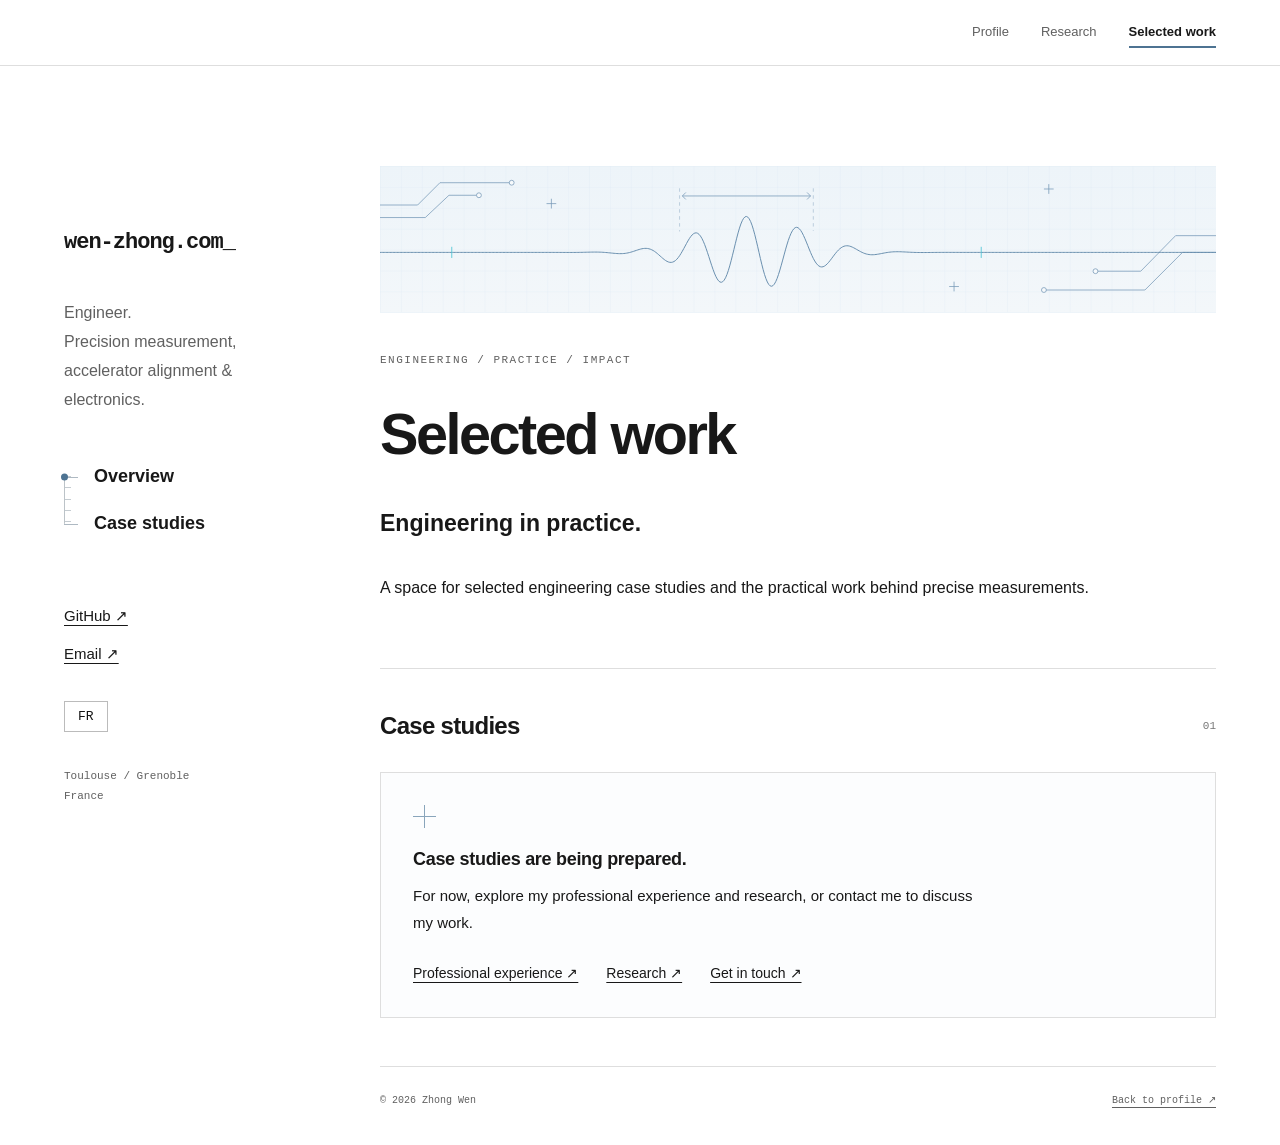
<file: selected-work.html>
<!doctype html>
<html lang="en">
<head><meta charset="utf-8"><meta name="viewport" content="width=device-width, initial-scale=1"><meta name="description" content="Selected engineering work and case studies by Zhong Wen."><meta name="theme-color" content="#ffffff"><title>Selected Work | Zhong Wen</title><link rel="stylesheet" href="style.css?v=20261104-3"></head>
<body class="detail-page" data-page-title-en="Selected Work | Zhong Wen" data-page-title-fr="Réalisations | Zhong Wen">
<a class="skip" href="#main">Skip to content / Aller au contenu</a>
<header class="site-header"><nav class="page-nav" aria-label="Website pages"><a href="index.html" data-en="Profile" data-fr="Parcours">Profile</a><a href="research.html" data-en="Research" data-fr="Recherche">Research</a><a href="selected-work.html" class="current-page" aria-current="page" data-en="Selected work" data-fr="Réalisations">Selected work</a></nav></header>
<div class="layout">
<aside class="sidebar">
<a class="wordmark" href="index.html">wen-zhong.com<span aria-hidden="true">_</span></a>

<p class="sidebar-intro" data-en="Engineer.&#10;Precision measurement,&#10;accelerator alignment &amp; electronics." data-fr="Ingénieur.&#10;Mesure de précision,&#10;alignement d’accélérateurs et électronique.">Engineer.<br>Precision measurement,<br>accelerator alignment &amp; electronics.</p>
<nav class="ruler-nav" aria-label="On this page"><span class="nav-marker" aria-hidden="true"></span><a href="#overview" class="is-active" aria-current="location" data-en="Overview" data-fr="Présentation">Overview</a><a href="#case-studies" data-en="Case studies" data-fr="Études de cas">Case studies</a></nav>
<div class="sidebar-links"><a href="https://github.com/IVERWEN">GitHub ↗</a><a href="mailto:wen.zhong@etu.inp-n7.fr">Email ↗</a></div>
<button type="button" id="language" aria-label="Afficher en français">FR</button>
<p class="location">Toulouse / Grenoble<br>France</p>
</aside>
<main id="main"><section id="overview"><div class="tech-banner" aria-hidden="true"><svg viewBox="0 0 1200 210" xmlns="http://www.w3.org/2000/svg" focusable="false"><defs><pattern id="blueprint-grid" width="30" height="30" patternUnits="userSpaceOnUse"><path d="M30 0H0V30" fill="none" stroke="#dbe7f0" stroke-width=".7"/></pattern><linearGradient id="banner-wash" x2="0" y2="1"><stop stop-color="#edf4f9"/><stop offset="1" stop-color="#f3f7fa"/></linearGradient></defs><path fill="url(#banner-wash)" d="M0 0h1200v210H0z"/><path fill="url(#blueprint-grid)" d="M0 0h1200v210H0z"/><g fill="none" stroke="#779ab7" stroke-width="1.1"><path d="M0 56H54l32-32h103M0 74H65l34-32h43M1200 100h-58l-50 51h-65M1200 124h-48l-54 54H953"/><path d="M0 124.00 L2 124.00 L4 124.00 L6 124.00 L8 124.00 L10 124.00 L12 124.00 L14 124.00 L16 124.00 L18 124.00 L20 124.00 L22 124.00 L24 124.00 L26 124.00 L28 124.00 L30 124.00 L32 124.00 L34 124.00 L36 124.00 L38 124.00 L40 124.00 L42 124.00 L44 124.00 L46 124.00 L48 124.00 L50 124.00 L52 124.00 L54 124.00 L56 124.00 L58 124.00 L60 124.00 L62 124.00 L64 124.00 L66 124.00 L68 124.00 L70 124.00 L72 124.00 L74 124.00 L76 124.00 L78 124.00 L80 124.00 L82 124.00 L84 124.00 L86 124.00 L88 124.00 L90 124.00 L92 124.00 L94 124.00 L96 124.00 L98 124.00 L100 124.00 L102 124.00 L104 124.00 L106 124.00 L108 124.00 L110 124.00 L112 124.00 L114 124.00 L116 124.00 L118 124.00 L120 124.00 L122 124.00 L124 124.00 L126 124.00 L128 124.00 L130 124.00 L132 124.00 L134 124.00 L136 124.00 L138 124.00 L140 124.00 L142 124.00 L144 124.00 L146 124.00 L148 124.00 L150 124.00 L152 124.00 L154 124.00 L156 124.00 L158 124.00 L160 124.00 L162 124.00 L164 124.00 L166 124.00 L168 124.00 L170 124.00 L172 124.00 L174 124.00 L176 124.00 L178 124.00 L180 124.00 L182 124.00 L184 124.00 L186 124.00 L188 124.00 L190 124.00 L192 124.00 L194 124.00 L196 124.00 L198 124.00 L200 124.00 L202 124.00 L204 124.00 L206 124.00 L208 124.00 L210 124.00 L212 124.00 L214 124.00 L216 124.00 L218 124.00 L220 124.00 L222 123.99 L224 123.99 L226 123.99 L228 123.99 L230 123.99 L232 123.99 L234 123.99 L236 123.99 L238 123.99 L240 123.99 L242 123.99 L244 123.99 L246 124.00 L248 124.00 L250 124.01 L252 124.01 L254 124.02 L256 124.03 L258 124.04 L260 124.05 L262 124.06 L264 124.07 L266 124.07 L268 124.08 L270 124.09 L272 124.09 L274 124.09 L276 124.08 L278 124.07 L280 124.06 L282 124.04 L284 124.01 L286 123.98 L288 123.95 L290 123.91 L292 123.86 L294 123.81 L296 123.76 L298 123.72 L300 123.67 L302 123.63 L304 123.59 L306 123.56 L308 123.55 L310 123.55 L312 123.57 L314 123.61 L316 123.67 L318 123.76 L320 123.87 L322 124.00 L324 124.15 L326 124.33 L328 124.52 L330 124.72 L332 124.93 L334 125.13 L336 125.33 L338 125.50 L340 125.65 L342 125.76 L344 125.82 L346 125.82 L348 125.75 L350 125.61 L352 125.40 L354 125.10 L356 124.72 L358 124.26 L360 123.73 L362 123.13 L364 122.49 L366 121.82 L368 121.13 L370 120.46 L372 119.83 L374 119.26 L376 118.79 L378 118.45 L380 118.25 L382 118.23 L384 118.40 L386 118.79 L388 119.40 L390 120.23 L392 121.29 L394 122.55 L396 124.00 L398 125.60 L400 127.32 L402 129.10 L404 130.89 L406 132.63 L408 134.25 L410 135.70 L412 136.89 L414 137.77 L416 138.28 L418 138.36 L420 137.99 L422 137.13 L424 135.77 L426 133.91 L428 131.58 L430 128.82 L432 125.68 L434 122.25 L436 118.61 L438 114.88 L440 111.16 L442 107.58 L444 104.27 L446 101.36 L448 98.97 L450 97.22 L452 96.19 L454 95.97 L456 96.61 L458 98.14 L460 100.56 L462 103.85 L464 107.95 L466 112.75 L468 118.15 L470 124.00 L472 130.13 L474 136.36 L476 142.49 L478 148.33 L480 153.67 L482 158.32 L484 162.11 L486 164.89 L488 166.52 L490 166.92 L492 166.04 L494 163.87 L496 160.42 L498 155.78 L500 150.06 L502 143.40 L504 136.01 L506 128.09 L508 119.87 L510 111.62 L512 103.58 L514 96.02 L516 89.18 L518 83.27 L520 78.51 L522 75.04 L524 72.98 L526 72.43 L528 73.39 L530 75.86 L532 79.76 L534 84.97 L536 91.34 L538 98.66 L540 106.72 L542 115.25 L544 124.00 L546 132.69 L548 141.06 L550 148.85 L552 155.82 L554 161.78 L556 166.54 L558 169.99 L560 172.03 L562 172.63 L564 171.79 L566 169.57 L568 166.07 L570 161.41 L572 155.78 L574 149.37 L576 142.39 L578 135.08 L580 127.67 L582 120.39 L584 113.46 L586 107.08 L588 101.43 L590 96.65 L592 92.86 L594 90.14 L596 88.52 L598 88.01 L600 88.59 L602 90.17 L604 92.67 L606 95.97 L608 99.93 L610 104.39 L612 109.19 L614 114.16 L616 119.15 L618 124.00 L620 128.56 L622 132.72 L624 136.36 L626 139.41 L628 141.81 L630 143.53 L632 144.55 L634 144.90 L636 144.60 L638 143.70 L640 142.29 L642 140.44 L644 138.23 L646 135.77 L648 133.14 L650 130.45 L652 127.79 L654 125.22 L656 122.83 L658 120.68 L660 118.81 L662 117.26 L664 116.05 L666 115.18 L668 114.67 L670 114.48 L672 114.60 L674 114.99 L676 115.62 L678 116.45 L680 117.42 L682 118.50 L684 119.64 L686 120.79 L688 121.93 L690 123.01 L692 124.00 L694 124.89 L696 125.65 L698 126.28 L700 126.76 L702 127.11 L704 127.32 L706 127.40 L708 127.37 L710 127.23 L712 127.01 L714 126.72 L716 126.38 L718 126.00 L720 125.61 L722 125.22 L724 124.84 L726 124.48 L728 124.15 L730 123.86 L732 123.61 L734 123.41 L736 123.25 L738 123.14 L740 123.08 L742 123.05 L744 123.05 L746 123.09 L748 123.15 L750 123.23 L752 123.33 L754 123.43 L756 123.53 L758 123.64 L760 123.74 L762 123.84 L764 123.92 L766 124.00 L768 124.06 L770 124.12 L772 124.16 L774 124.18 L776 124.20 L778 124.21 L780 124.21 L782 124.20 L784 124.19 L786 124.17 L788 124.15 L790 124.13 L792 124.10 L794 124.08 L796 124.06 L798 124.04 L800 124.02 L802 124.01 L804 123.99 L806 123.98 L808 123.98 L810 123.97 L812 123.97 L814 123.96 L816 123.96 L818 123.97 L820 123.97 L822 123.97 L824 123.97 L826 123.98 L828 123.98 L830 123.99 L832 123.99 L834 123.99 L836 124.00 L838 124.00 L840 124.00 L842 124.00 L844 124.00 L846 124.00 L848 124.00 L850 124.00 L852 124.00 L854 124.00 L856 124.00 L858 124.00 L860 124.00 L862 124.00 L864 124.00 L866 124.00 L868 124.00 L870 124.00 L872 124.00 L874 124.00 L876 124.00 L878 124.00 L880 124.00 L882 124.00 L884 124.00 L886 124.00 L888 124.00 L890 124.00 L892 124.00 L894 124.00 L896 124.00 L898 124.00 L900 124.00 L902 124.00 L904 124.00 L906 124.00 L908 124.00 L910 124.00 L912 124.00 L914 124.00 L916 124.00 L918 124.00 L920 124.00 L922 124.00 L924 124.00 L926 124.00 L928 124.00 L930 124.00 L932 124.00 L934 124.00 L936 124.00 L938 124.00 L940 124.00 L942 124.00 L944 124.00 L946 124.00 L948 124.00 L950 124.00 L952 124.00 L954 124.00 L956 124.00 L958 124.00 L960 124.00 L962 124.00 L964 124.00 L966 124.00 L968 124.00 L970 124.00 L972 124.00 L974 124.00 L976 124.00 L978 124.00 L980 124.00 L982 124.00 L984 124.00 L986 124.00 L988 124.00 L990 124.00 L992 124.00 L994 124.00 L996 124.00 L998 124.00 L1000 124.00 L1002 124.00 L1004 124.00 L1006 124.00 L1008 124.00 L1010 124.00 L1012 124.00 L1014 124.00 L1016 124.00 L1018 124.00 L1020 124.00 L1022 124.00 L1024 124.00 L1026 124.00 L1028 124.00 L1030 124.00 L1032 124.00 L1034 124.00 L1036 124.00 L1038 124.00 L1040 124.00 L1042 124.00 L1044 124.00 L1046 124.00 L1048 124.00 L1050 124.00 L1052 124.00 L1054 124.00 L1056 124.00 L1058 124.00 L1060 124.00 L1062 124.00 L1064 124.00 L1066 124.00 L1068 124.00 L1070 124.00 L1072 124.00 L1074 124.00 L1076 124.00 L1078 124.00 L1080 124.00 L1082 124.00 L1084 124.00 L1086 124.00 L1088 124.00 L1090 124.00 L1092 124.00 L1094 124.00 L1096 124.00 L1098 124.00 L1100 124.00 L1102 124.00 L1104 124.00 L1106 124.00 L1108 124.00 L1110 124.00 L1112 124.00 L1114 124.00 L1116 124.00 L1118 124.00 L1120 124.00 L1122 124.00 L1124 124.00 L1126 124.00 L1128 124.00 L1130 124.00 L1132 124.00 L1134 124.00 L1136 124.00 L1138 124.00 L1140 124.00 L1142 124.00 L1144 124.00 L1146 124.00 L1148 124.00 L1150 124.00 L1152 124.00 L1154 124.00 L1156 124.00 L1158 124.00 L1160 124.00 L1162 124.00 L1164 124.00 L1166 124.00 L1168 124.00 L1170 124.00 L1172 124.00 L1174 124.00 L1176 124.00 L1178 124.00 L1180 124.00 L1182 124.00 L1184 124.00 L1186 124.00 L1188 124.00 L1190 124.00 L1192 124.00 L1194 124.00 L1196 124.00 L1198 124.00 L1200 124.00 " stroke="#6289aa" stroke-width="1.35"/><path d="M430 32v62m192-62v61" stroke-dasharray="5 5" opacity=".55"/><path d="M434 43h184m-179-5-5 5 5 5m174-10 5 5-5 5"/><path d="M239 54h14m-7-7v14M817 173h14m-7-7v14M953 33h14m-7-7v14"/><g fill="#f7fafc"><circle cx="189" cy="24" r="3.5"/><circle cx="142" cy="42" r="3.5"/><circle cx="1027" cy="151" r="3.5"/><circle cx="953" cy="178" r="3.5"/></g></g><path d="M103 116v16m760-16v16" fill="none" stroke="#49c4d3" stroke-width="1.2"/></svg></div><p class="eyebrow" data-en="ENGINEERING / PRACTICE / IMPACT" data-fr="INGÉNIERIE / PRATIQUE / IMPACT">ENGINEERING / PRACTICE / IMPACT</p><h1 data-en="Selected work" data-fr="Réalisations">Selected work</h1><p class="lead" data-en="Engineering in practice." data-fr="L’ingénierie sur le terrain.">Engineering in practice.</p><p data-en="A space for selected engineering case studies and the practical work behind precise measurements." data-fr="Un espace consacré à une sélection de réalisations en ingénierie et au travail de terrain derrière les mesures de précision.">A space for selected engineering case studies and the practical work behind precise measurements.</p></section>
<section id="case-studies"><div class="section-heading"><h2 data-en="Case studies" data-fr="Études de cas">Case studies</h2><span class="section-number">01</span></div><div class="work-empty"><span class="work-crosshair" aria-hidden="true"></span><h3 data-en="Case studies are being prepared." data-fr="Les études de cas sont en préparation.">Case studies are being prepared.</h3><p data-en="For now, explore my professional experience and research, or contact me to discuss my work." data-fr="Découvrez mon expérience professionnelle et mes recherches, ou contactez-moi pour échanger sur mon travail.">For now, explore my professional experience and research, or contact me to discuss my work.</p>
<div class="publication-actions"><a href="index.html#experience" data-en="Professional experience ↗" data-fr="Expériences professionnelles ↗">Professional experience ↗</a><a href="research.html" data-en="Research ↗" data-fr="Recherche ↗">Research ↗</a><a href="mailto:wen.zhong@etu.inp-n7.fr" data-en="Get in touch ↗" data-fr="Me contacter ↗">Get in touch ↗</a></div></div></section><footer><span>© 2026 Zhong Wen</span><a href="index.html" data-en="Back to profile ↗" data-fr="Retour au parcours ↗">Back to profile ↗</a></footer></main></div><script src="language.js?v=20261104-3"></script></body></html>
</file>
<file: style.css>
:root{color-scheme:light;--ink:#181818;--muted:#606060;--line:#dedede;--mono:Consolas,'Courier New',monospace}*{box-sizing:border-box}html{scroll-behavior:smooth;scroll-padding-top:40px}body{margin:0;background:#fff;color:var(--ink);font:16px/1.75 'Segoe UI',Arial,sans-serif;-webkit-font-smoothing:antialiased}a{color:inherit;text-decoration-thickness:1px;text-underline-offset:4px}a:hover{color:#666}a:focus-visible,button:focus-visible{outline:2px solid #111;outline-offset:6px}.layout{display:grid;grid-template-columns:230px minmax(0,740px);gap:86px;max-width:1180px;padding:65px 45px 0;margin:auto}.sidebar{position:sticky;top:55px;align-self:start}.wordmark{font:700 19px/1.4 var(--mono);letter-spacing:-.9px;text-decoration:none}.sidebar-intro{font-size:13px;line-height:1.8;color:var(--muted);white-space:pre-line;margin:24px 0 27px}.sidebar nav{display:flex;flex-direction:column;gap:7px}.sidebar nav a{font-size:15px;font-weight:600;text-decoration:none;width:fit-content}.sidebar nav a:hover{text-decoration:underline}.sidebar-links{display:flex;gap:20px;font-size:12px;margin-top:30px}.sidebar button{display:block;margin-top:23px;background:#fff;color:#111;border:1px solid #bbb;font:12px var(--mono);padding:6px 11px;cursor:pointer}.sidebar button:hover{background:#111;color:#fff}.location{font:11px/1.8 var(--mono);color:var(--muted);margin-top:28px}main{min-width:0}.eyebrow{font:10px/1.8 var(--mono);letter-spacing:1px;color:var(--muted);margin:0 0 21px}h1{font-size:clamp(32px,3.4vw,44px);line-height:1.2;letter-spacing:-1.7px;margin:0 0 24px;font-weight:750}.lead{font-size:20px;line-height:1.6;font-weight:500;margin-bottom:20px}p{margin:0 0 18px}h2{font-size:24px;letter-spacing:-.7px;line-height:1.4;margin:0;font-weight:700}.timeline-heading{margin:43px 0 21px;font-size:20px}.contact-link{display:inline-block;font-size:14px;font-weight:600;margin-top:5px}.timeline{list-style:none;margin:0;padding:0}.timeline li{display:grid;grid-template-columns:100px 1fr;gap:18px;margin:16px 0;font-size:14px}.date{font:12px/1.8 var(--mono);color:var(--muted);white-space:nowrap;padding-top:2px}section{padding-bottom:48px}section+section{padding-top:40px;border-top:1px solid var(--line)}.section-heading{display:flex;justify-content:space-between;align-items:center;margin-bottom:30px}.section-number{font:11px var(--mono);color:#777}.project{padding:25px 0;border-bottom:1px solid var(--line)}.project:first-of-type{padding-top:0}.project:last-child{border-bottom:0;padding-bottom:0}.project-meta{display:flex;justify-content:space-between;gap:16px;font:10px/1.8 var(--mono);letter-spacing:.4px;color:var(--muted);margin-bottom:12px}h3{font-size:18px;line-height:1.5;font-weight:650;letter-spacing:-.3px;margin:0 0 10px}.project p{font-size:14px;line-height:1.85}.project .organisation{font-size:12px;color:var(--muted);margin-top:-5px;margin-bottom:12px}.tags{display:flex;flex-wrap:wrap;gap:8px;list-style:none;margin:16px 0 0;padding:0}.tags li{font:10px/1.5 var(--mono);border:1px solid var(--line);padding:3px 7px}.education-row{display:grid;grid-template-columns:100px 1fr;gap:18px;margin:25px 0}.education-row:last-child{margin-bottom:0}.education-row h3{font-size:16px;margin-bottom:3px}.education-row p{font-size:14px;color:var(--muted);margin:0}.skills{margin:0}.skills>div{display:grid;grid-template-columns:135px 1fr;gap:18px;padding:13px 0;border-bottom:1px solid #eee;font-size:14px}.skills>div:first-child{padding-top:0}.skills>div:last-child{border-bottom:0;padding-bottom:0}.skills dt{font-weight:600}.skills dd{margin:0;color:#444}#contact>p{font-size:14px}.email{font-size:clamp(16px,2vw,21px);font-weight:600;overflow-wrap:anywhere}.github-link{margin-top:19px;margin-bottom:0;font-size:12px}footer{display:flex;justify-content:space-between;gap:15px;border-top:1px solid var(--line);padding:25px 0 35px;font:10px/1.8 var(--mono);color:var(--muted)}.skip{position:absolute;top:-100px;padding:10px 15px;background:#111;color:#fff}.skip:focus{top:5px;z-index:3}@media(max-width:900px){.layout{gap:40px;padding:40px 28px 0;grid-template-columns:190px minmax(0,1fr)}}@media(max-width:650px){html{scroll-padding-top:20px}.layout{display:block;padding:27px 22px 0}.sidebar{position:relative;top:auto;border-bottom:1px solid var(--line);padding-bottom:23px;margin-bottom:34px}.sidebar-intro,.sidebar-links,.location{display:none}.sidebar nav{flex-direction:row;flex-wrap:wrap;gap:8px 18px;margin-top:18px;padding-right:35px}.sidebar nav a{font-size:12px}.sidebar button{position:absolute;right:0;top:0;margin:0}.eyebrow{font-size:9px}h1{font-size:34px}.lead{font-size:18px}.timeline li,.education-row{grid-template-columns:86px 1fr;gap:12px}.timeline li{font-size:13px}.date{font-size:11px}.section-heading{margin-bottom:24px}h2{font-size:22px}.project-meta{font-size:9px;gap:10px}.skills>div{grid-template-columns:100px 1fr;gap:12px;font-size:13px}section{padding-bottom:35px}section+section{padding-top:30px}}@media(prefers-reduced-motion:reduce){html{scroll-behavior:auto}}@media print{.layout{display:block;padding:0;max-width:none}.sidebar,.contact-link,footer a{display:none}body{font-size:11px}h1{font-size:25px}.lead{font-size:14px}section{padding-bottom:16px}section+section{padding-top:16px}.project{break-inside:avoid}.project p,.education-row p,.timeline li,.skills>div{font-size:11px}}

/* Engineering portfolio — approved November 2026 design */
:root { --steel:#4d7392; }
.layout { max-width:1560px; padding:100px 5vw 0; grid-template-columns:230px minmax(0,1fr); gap:86px; }
.sidebar { padding-top:62px; top:0; }
.wordmark { font-size:22px; letter-spacing:-1px; }
.sidebar-intro { font-size:16px; line-height:1.8; margin:40px 0 48px; }
.sidebar nav { position:relative; gap:18px; margin-left:0; padding-left:30px; }
.sidebar nav a { font-size:18px; line-height:1.6; font-weight:600; }
.ruler-nav::before { content:""; position:absolute; left:0; top:14px; bottom:14px; width:14px; background:linear-gradient(#bcc3c8,#bcc3c8) left/1px 100% no-repeat,repeating-linear-gradient(to bottom,#c5ccd1 0 1px,transparent 1px 11.36px) left/7px 100% no-repeat; pointer-events:none; }
.ruler-nav a::before { content:""; position:absolute; left:0; width:14px; height:1px; background:#aeb9c2; margin-top:.8em; pointer-events:none; }
.nav-marker { position:absolute; top:14px; left:0; width:7px; height:7px; border-radius:50%; background:var(--steel); transform:translate(-3px,-50%); z-index:1; transition:top .22s ease; pointer-events:none; }
.sidebar-links { margin-top:65px; flex-direction:column; gap:12px; font-size:15px; }
.sidebar button { margin-top:34px; padding:7px 13px; font-size:13px; }
.location { margin-top:35px; }
.tech-banner { width:100%; aspect-ratio:1200/210; overflow:hidden; background:#edf4f9; margin:0 0 38px; }
.tech-banner svg { display:block; width:100%; height:100%; }
.eyebrow { font-size:11px; letter-spacing:1.5px; margin-bottom:32px; }
h1 { font-size:clamp(48px,5.1vw,76px); letter-spacing:-2.5px; line-height:1.12; margin-bottom:38px; }
.lead { font-size:clamp(20px,1.8vw,26px); font-weight:650; line-height:1.6; margin-bottom:32px; }
#home > p:not(.lead):not(.eyebrow) { font-size:18px; line-height:1.85; margin-bottom:32px; }
.contact-link { font-size:17px; }
.timeline-heading { margin-top:64px; font-size:28px; }
.timeline li { grid-template-columns:130px 1fr; font-size:16px; gap:24px; margin:20px 0; }
.date { font-size:12px; }
.project p { font-size:16px; }
@media(min-width:1700px) { .layout { padding-left:70px; padding-right:70px; } }
@media(max-width:1100px) {
 .layout { padding:60px 35px 0; grid-template-columns:190px minmax(0,1fr); gap:45px; }
 .sidebar { padding-top:35px; }
 .wordmark { font-size:19px; }
 .sidebar-intro { font-size:14px; margin:30px 0 35px; }
 .sidebar nav { gap:14px; padding-left:24px; }
 .sidebar nav a { font-size:15px; }
 .sidebar-links { margin-top:36px; }
 h1 { font-size:48px; }
 .lead { font-size:21px; }
 #home > p:not(.lead):not(.eyebrow) { font-size:16px; }
 .timeline li { grid-template-columns:100px 1fr; font-size:14px; gap:18px; }
}
@media(max-width:700px) {
 .layout { display:block; padding:25px 22px 0; }
 .sidebar { padding-top:0; padding-bottom:23px; top:auto; position:relative; margin-bottom:30px; }
 .sidebar-intro,.sidebar-links,.location { display:none; }
 .sidebar nav { margin-top:20px; padding:0; gap:10px 18px; flex-direction:row; flex-wrap:wrap; }
 .sidebar nav a { font-size:12px; line-height:1.8; }
 .ruler-nav::before,.ruler-nav a::before,.nav-marker { display:none; }
 .sidebar nav a.is-active { text-decoration:underline; text-decoration-color:var(--steel); text-decoration-thickness:2px; }
 .sidebar button { top:0; right:0; margin:0; padding:6px 11px; font-size:12px; }
 .tech-banner { margin-bottom:25px; min-height:95px; }
 .tech-banner svg { width:100%; height:100%; min-height:95px; }
 .eyebrow { font-size:9px; margin-bottom:22px; letter-spacing:.8px; }
 h1 { font-size:46px; letter-spacing:-1.8px; margin-bottom:25px; }
 .lead { font-size:19px; margin-bottom:23px; }
 #home > p:not(.lead):not(.eyebrow) { font-size:15px; line-height:1.8; margin-bottom:24px; }
 .contact-link { font-size:14px; }
 .timeline-heading { margin-top:40px; font-size:23px; }
 .timeline li { grid-template-columns:86px 1fr; gap:12px; font-size:13px; }
 .project p { font-size:14px; }
 .date { font-size:11px; }
}
@media(prefers-reduced-motion:reduce) { .nav-marker { transition:none; } }
@media print { .layout { display:block; padding:0; } .sidebar,.tech-banner { display:none; } h1 { font-size:25px; } .lead { font-size:14px; } }

/* Shared page navigation and publication layouts */
.detail-page h1 { font-size:clamp(44px,4.5vw,68px); }
.publication-meta { display:flex; justify-content:space-between; color:var(--steel); font:11px/1.8 var(--mono); letter-spacing:1px; margin-bottom:18px; }
.publication-title { font-size:clamp(22px,2.2vw,30px); line-height:1.45; font-weight:650; }
.publication-title a { text-decoration:none; }
.publication-title a:hover { text-decoration:underline; color:var(--steel); }
.external-arrow { white-space:nowrap; }
.journal { font-size:15px; margin-top:18px; }
.authors { font-size:13px; color:var(--muted); line-height:1.9; }
.doi-link { display:inline-block; font:12px/1.8 var(--mono); overflow-wrap:anywhere; }
.paper-summary { padding-top:38px; }
.paper-summary p { font-size:16px; line-height:1.9; }
.finding { display:flex; gap:28px; align-items:flex-start; border-left:2px solid #8eabc2; padding:20px 25px; margin:30px 0; background:#f6f9fb; }
.finding-number { font-size:42px; letter-spacing:-2px; line-height:1.2; color:var(--steel); }
.finding h3 { font-size:16px; }
.finding p { margin:0; font-size:13px; color:var(--muted); }
.publication-actions { display:flex; flex-wrap:wrap; align-items:center; gap:18px 28px; margin-top:25px; font-size:14px; }
.work-empty { position:relative; padding:32px; border:1px solid var(--line); background:#fcfdfe; }
.work-empty h3 { margin-top:18px; }
.work-empty p { font-size:15px; max-width:580px; }
.work-crosshair { display:block; width:23px; height:23px; background:linear-gradient(#89a5bb,#89a5bb) center/1px 100% no-repeat,linear-gradient(#89a5bb,#89a5bb) center/100% 1px no-repeat; }
.paper-figures { display:grid; grid-template-columns:1fr 1fr; gap:24px; }
.paper-figures figure { margin:0; min-width:0; }
.paper-figures img { display:block; width:100%; height:260px; object-fit:contain; background:#fff; border:1px solid var(--line); padding:12px; }
.paper-figures figcaption { font-size:12px; line-height:1.8; color:var(--muted); margin-top:12px; }
.paper-licence { font-size:11px; line-height:1.8; color:var(--muted); }
.pdf-reader { width:100%; height:850px; border:1px solid var(--line); background:#f6f8fa; margin-top:25px; }
@media(max-width:700px) {
   .sidebar .ruler-nav { margin-top:13px; gap:6px 15px; }
 .detail-page h1 { font-size:42px; }
 .finding { padding:18px; gap:18px; }
 .finding-number { font-size:32px; }
 .paper-figures { grid-template-columns:1fr; }
 .paper-figures img { height:auto; max-height:420px; }
 .pdf-reader { height:580px; }
 .work-empty { padding:24px; }
}

/* Three parallel pages live in the top navigation, not the sidebar. */
.site-header { position:sticky; top:0; z-index:20; background:#fff; border-bottom:1px solid var(--line); }
.site-header .page-nav { max-width:1560px; margin:auto; padding:17px 5vw; display:flex; flex-direction:row; justify-content:flex-end; align-items:center; gap:32px; }
.site-header .page-nav a { color:var(--muted); font-size:13px; line-height:1.8; text-decoration:none; padding:3px 0; border-bottom:2px solid transparent; }
.site-header .page-nav a.current-page { color:var(--ink); font-weight:650; border-bottom-color:var(--steel); }
.site-header .page-nav a:hover { color:var(--steel); }
.sidebar { top:64px; }
html { scroll-padding-top:100px; }
@media(max-width:700px) {
 .site-header .page-nav { padding:12px 22px; justify-content:space-between; gap:15px; }
 .site-header .page-nav a { font-size:12px; }
 .sidebar { top:auto; }
 html { scroll-padding-top:80px; }
}
@media print { .site-header { display:none; } }
</file>
